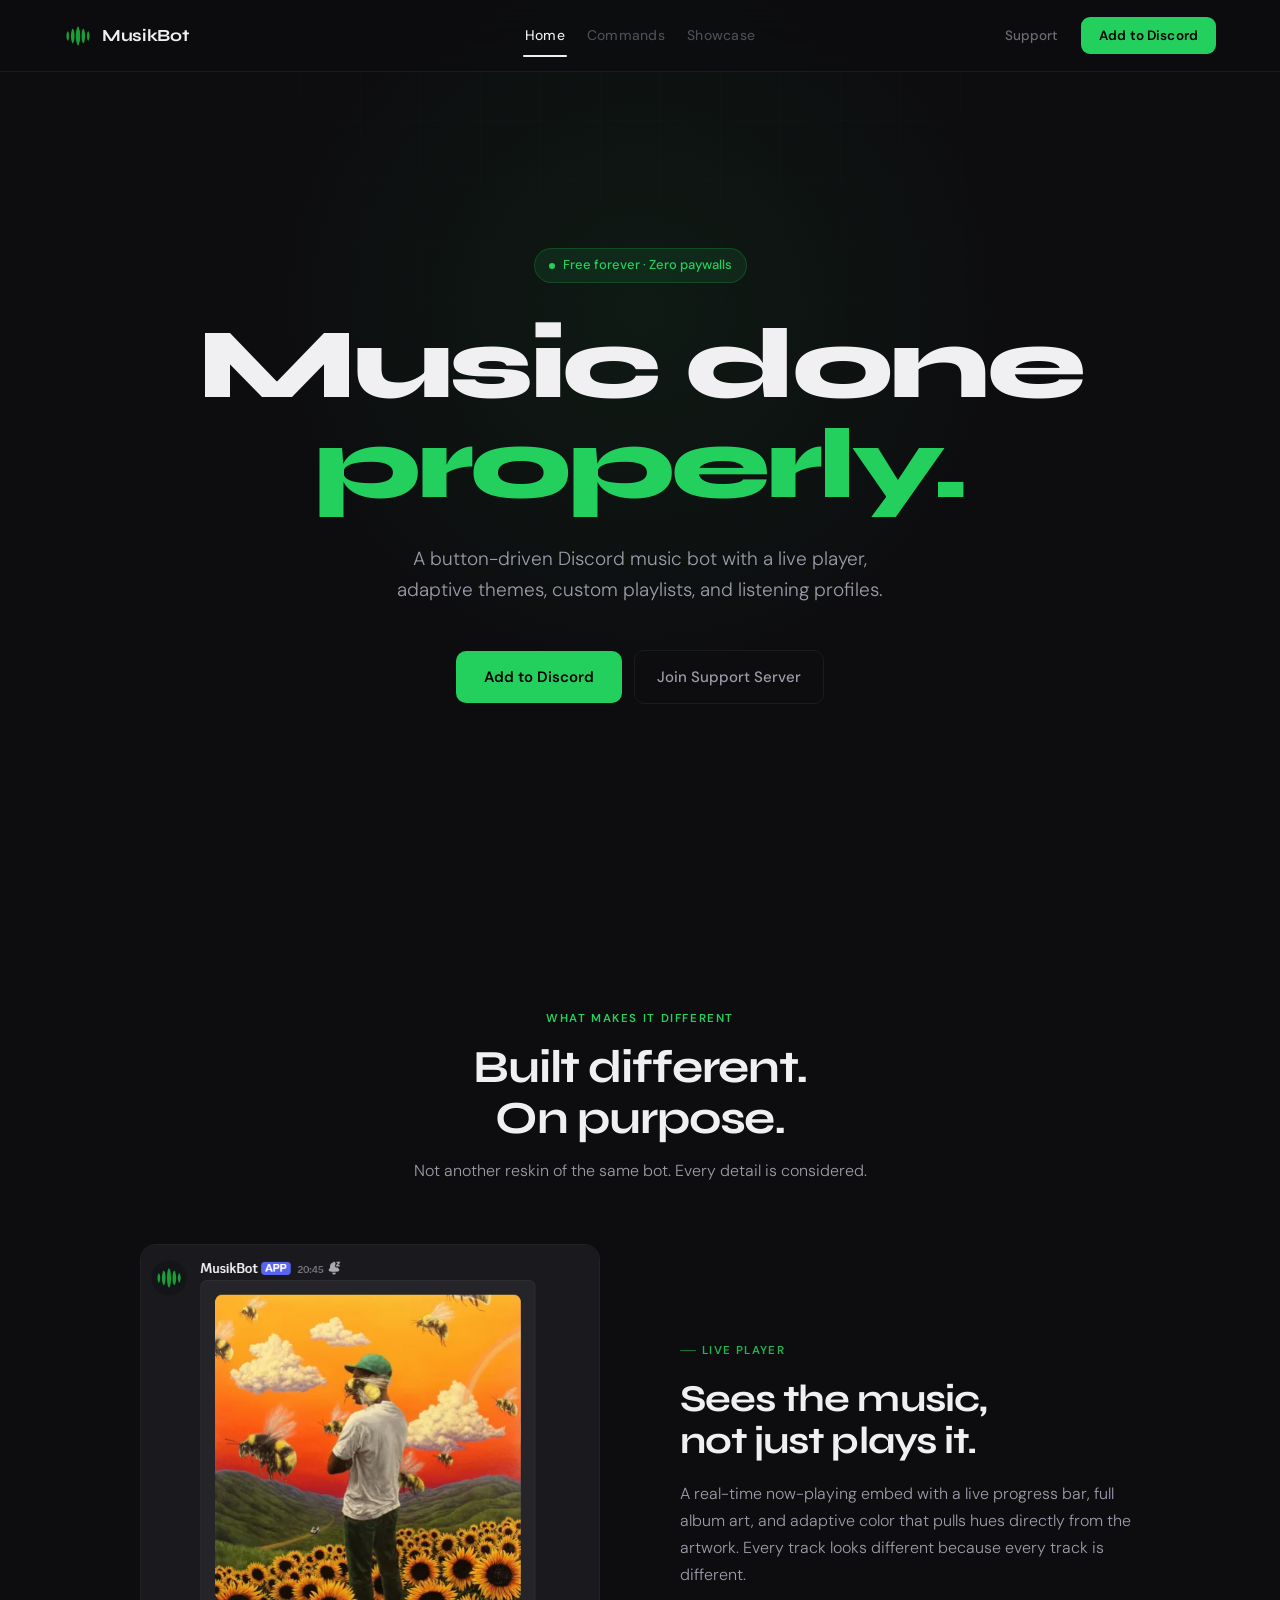
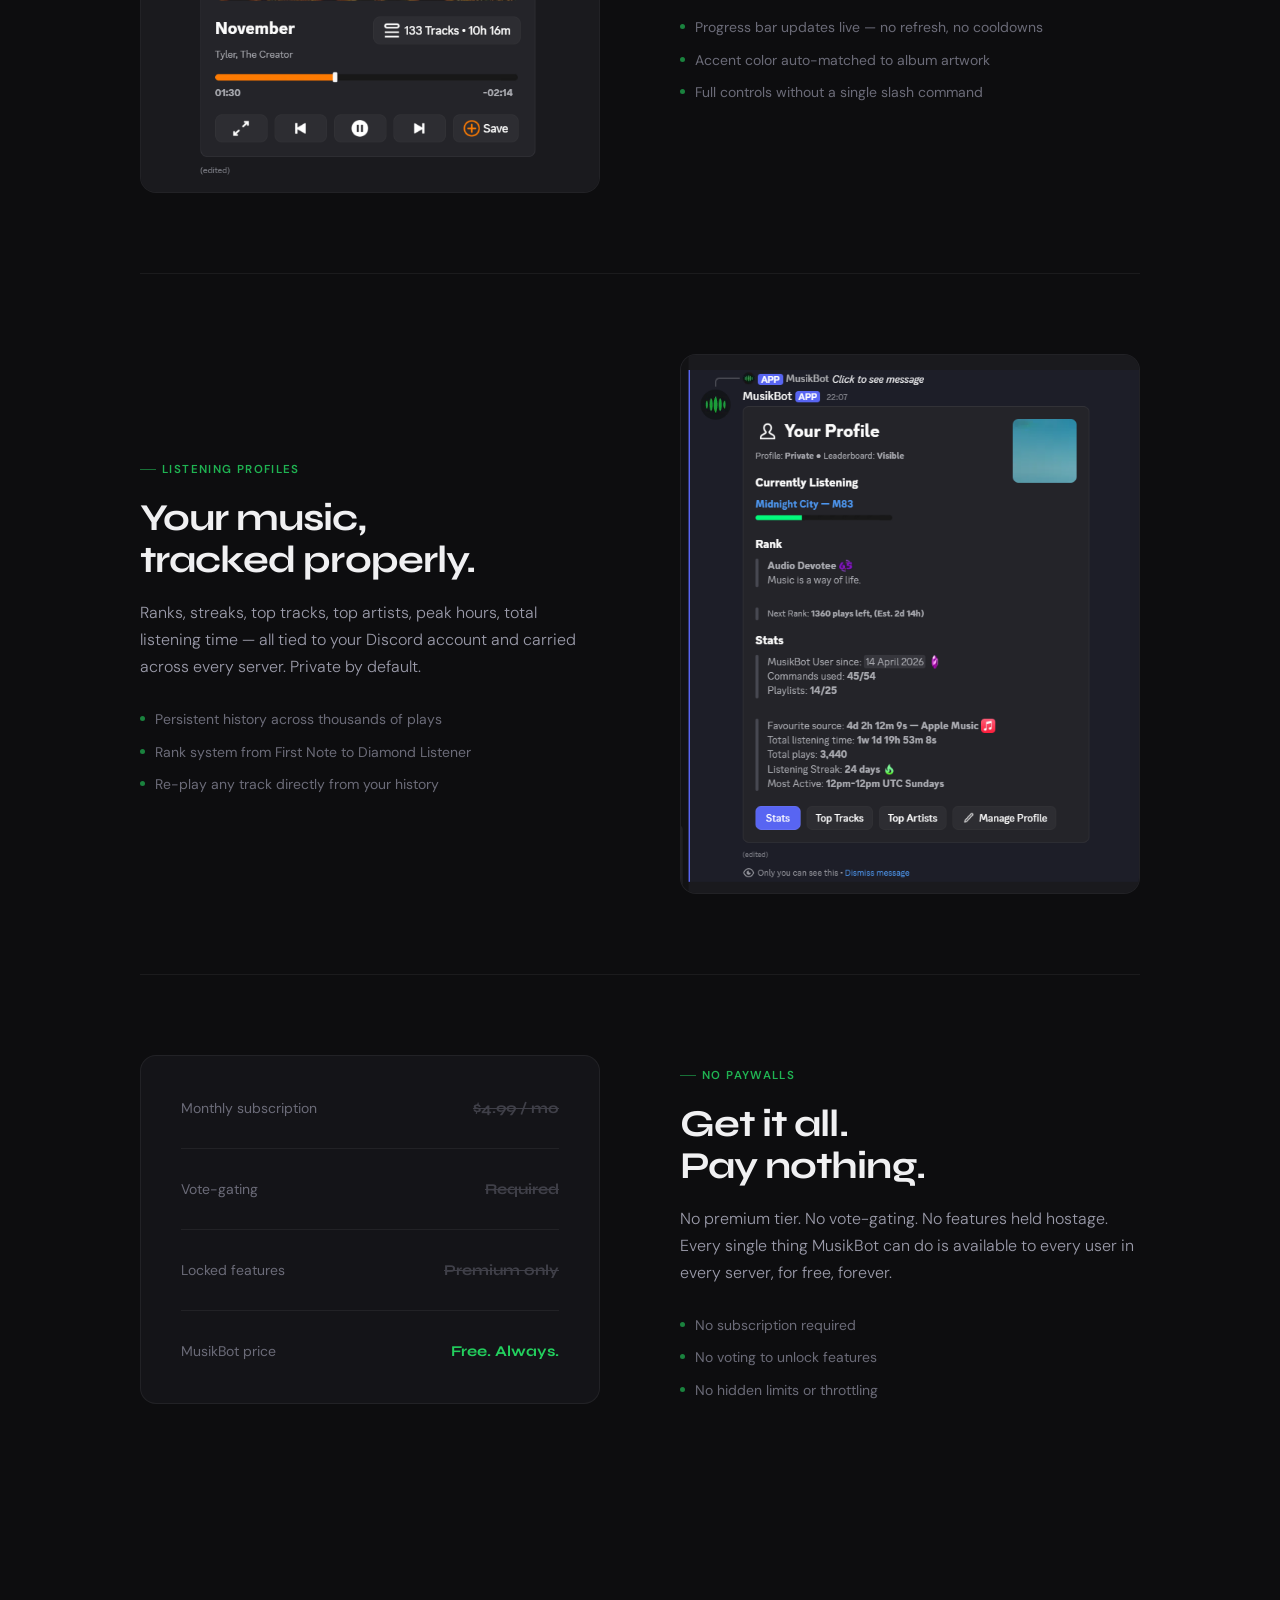
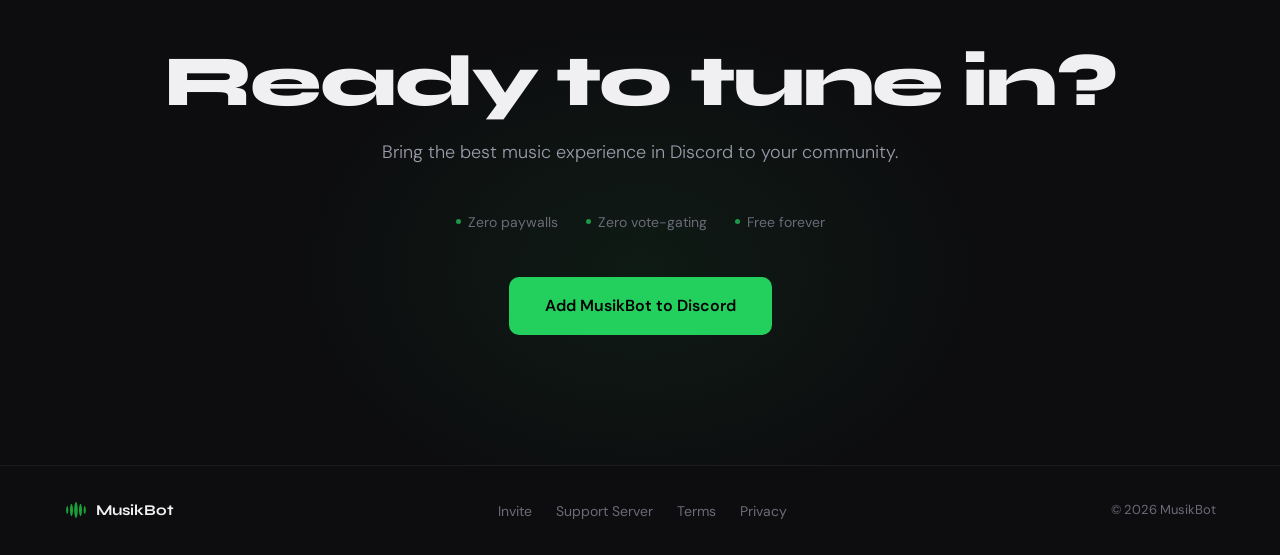
<file: index.html>
<!doctype html>
<html lang="en">
  <head>
    <meta charset="UTF-8" />
    <meta name="viewport" content="width=device-width, initial-scale=1.0" />
    <title>MusikBot | Free Discord Music Bot (No Paywalls or Voting)</title>
    <meta
      name="title"
      content="MusikBot | Free Discord Music Bot (No Paywalls or Voting)"
    />
    <meta
      name="description"
      content="MusikBot is a button-driven Discord music bot featuring an immersive live player, adaptive themes, and custom listening profiles. Experience music done properly."
    />
    <meta
      name="keywords"
      content="MusikBot, discord music bot, free discord music bot, best discord music bot 2026, discord music bot no paywall, discord music bot free forever, discord music bot with playlists, discord music bot listening stats, discord music bot spotify, discord music bot apple music, discord music bot soundcloud, discord now playing embed, discord music bot adaptive theme, discord music bot album art, discord music bot queue management, discord music bot dj mode, musik bot discord, button driven discord bot, discord music bot no vote gating"
    />

    <meta property="og:type" content="website" />
    <meta property="og:url" content="https://musikbot.app/" />
    <meta property="og:site_name" content="MusikBot" />
    <meta
      property="og:title"
      content="MusikBot | Free Discord Music Bot (No Paywalls or Voting)"
    />
    <meta
      property="og:description"
      content="MusikBot is a button-driven Discord music bot featuring an immersive live player, adaptive themes, and custom listening profiles. Experience music done properly."
    />

    <meta name="twitter:card" content="summary_large_image" />
    <meta name="twitter:url" content="https://musikbot.app/" />
    <meta name="twitter:title" content="MusikBot — Music done properly." />
    <meta
      name="twitter:description"
      content="MusikBot is a button-driven Discord music bot featuring an immersive live player, adaptive themes, and custom listening profiles. Experience music done properly."
    />
    <meta
      name="twitter:image"
      content="https://musikbot.app/Media/musikbot.png"
    />
    <meta name="twitter:image:alt" content="MusikBot logo" />

    <link rel="icon" type="image/png" href="./Media/musikbot.png" />
    <link rel="preconnect" href="https://fonts.googleapis.com" />
    <link rel="preconnect" href="https://fonts.gstatic.com" crossorigin />
    <link
      href="https://fonts.googleapis.com/css2?family=Syne:wght@400;500;600;700;800&family=DM+Sans:ital,opsz,wght@0,9..40,300;0,9..40,400;0,9..40,500;1,9..40,300&display=swap"
      rel="stylesheet"
    />

    <style>
      *,
      *::before,
      *::after {
        box-sizing: border-box;
        margin: 0;
        padding: 0;
      }

      :root {
        --bg: #0d0d0f;
        --surface: #141418;
        --surface2: #1a1a20;
        --border: rgba(255, 255, 255, 0.06);
        --border-hover: rgba(255, 255, 255, 0.12);
        --green: #23d05e;
        --green-dim: rgba(35, 208, 94, 0.1);
        --green-glow: rgba(35, 208, 94, 0.25);
        --text: #f0f0f2;
        --text-muted: #6b6b78;
        --text-mid: #9b9baa;
        --radius: 16px;
        --radius-sm: 10px;
        --nav-height: 72px;
      }

      html {
        scroll-behavior: smooth;
      }

      body {
        background: var(--bg);
        color: var(--text);
        font-family: "DM Sans", sans-serif;
        font-size: 16px;
        line-height: 1.6;
        overflow-x: hidden;
        -webkit-font-smoothing: antialiased;
      }

      /* ─── NAV ─── */
      nav {
        position: fixed;
        top: 0;
        left: 0;
        right: 0;
        z-index: 100;
        height: var(--nav-height);
        display: grid;
        grid-template-columns: 1fr auto 1fr;
        align-items: center;
        padding: 0 clamp(24px, 5vw, 64px);
        background: rgba(13, 13, 15, 0.8);
        backdrop-filter: blur(24px);
        -webkit-backdrop-filter: blur(24px);
        border-bottom: 1px solid var(--border);
      }

      .nav-logo {
        display: flex;
        align-items: center;
        gap: 10px;
        text-decoration: none;
        color: var(--text);
        font-family: "Syne", sans-serif;
        font-weight: 700;
        font-size: 17px;
        letter-spacing: -0.02em;
        justify-self: start;
      }

      .nav-logo img {
        width: 28px;
        height: 28px;
      }

      /* container */
      .nav-tabs {
        display: flex;
        align-items: center;
        gap: 18px;
        background: transparent;
        border: none;
        padding: 0;
      }

      /* base tab */
      .nav-tab {
        position: relative;
        color: var(--text-muted);
        text-decoration: none;
        font-size: 14px;
        font-weight: 450;
        font-family: "DM Sans", sans-serif;
        padding: 6px 2px;
        letter-spacing: 0.02em;
        transition:
          color 0.2s ease,
          opacity 0.2s ease;
        opacity: 0.7;
      }

      /* hover */
      .nav-tab:hover {
        color: var(--text);
        opacity: 1;
      }

      /* active tab */
      .nav-tab.active {
        color: var(--text);
        opacity: 1;
      }

      .nav-tab::after {
        content: "";
        position: absolute;
        left: 0;
        bottom: -4px;
        width: 0%;
        height: 2px;
        background: var(--text);
        border-radius: 2px;
        transition: width 0.25s ease;
      }

      /* hover underline */
      .nav-tab:hover::after {
        width: 100%;
      }

      /* active underline */
      .nav-tab.active::after {
        width: 100%;
      }

      /* right side actions */
      .nav-actions {
        display: flex;
        align-items: center;
        gap: 10px;
        justify-self: end;
      }

      .nav-support {
        color: var(--text-muted);
        text-decoration: none;
        font-size: 13.5px;
        font-weight: 500;
        padding: 7px 14px;
        border-radius: 8px;
        transition:
          color 0.18s,
          background 0.18s;
      }

      .nav-support:hover {
        color: var(--text);
        background: var(--surface);
      }

      .nav-cta {
        display: inline-flex;
        align-items: center;
        gap: 7px;
        background: var(--green);
        color: #000;
        font-family: "DM Sans", sans-serif;
        font-weight: 600;
        font-size: 13.5px;
        padding: 8px 18px;
        border-radius: 9px;
        text-decoration: none;
        transition:
          opacity 0.2s,
          transform 0.2s,
          box-shadow 0.2s;
        letter-spacing: 0.01em;
      }

      .nav-cta:hover {
        opacity: 0.9;
        transform: translateY(-1px);
        box-shadow: 0 4px 20px var(--green-glow);
      }

      .menu-toggle {
        display: none;
        flex-direction: column;
        gap: 6px;
        background: none;
        border: none;
        border-radius: 8px;
        cursor: pointer;
        padding: 10px;
        z-index: 1001;
      }

      .menu-toggle span {
        display: block;
        width: 24px;
        height: 2px;
        background: var(--text-muted, #000);
        transition: all 0.3s ease-in-out;
        transform-origin: center;
      }

      .menu-toggle.active span:nth-child(2) {
        opacity: 0;
        transform: translateX(-10px);
      }

      .menu-toggle.active span:nth-child(1) {
        transform: translateY(8px) rotate(45deg);
      }

      .menu-toggle.active span:nth-child(3) {
        transform: translateY(-8px) rotate(-45deg);
      }

      .menu-toggle:hover {
        background: var(--surface);
      }

      .menu-toggle:hover span {
        background: var(--text);
      }

      /* ─── HERO ─── */
      .hero {
        min-height: 100vh;
        display: flex;
        flex-direction: column;
        align-items: center;
        justify-content: center;
        text-align: center;
        padding: calc(var(--nav-height) + 80px) clamp(24px, 5vw, 80px) 100px;
        position: relative;
        overflow: hidden;
      }

      .hero-glow {
        position: absolute;
        top: -10%;
        left: 50%;
        transform: translateX(-50%);
        width: 800px;
        height: 800px;
        background: radial-gradient(
          circle,
          rgba(35, 208, 94, 0.065) 0%,
          transparent 65%
        );
        pointer-events: none;
      }

      .hero-grid {
        position: absolute;
        inset: 0;
        background-image:
          linear-gradient(rgba(255, 255, 255, 0.015) 1px, transparent 1px),
          linear-gradient(
            90deg,
            rgba(255, 255, 255, 0.015) 1px,
            transparent 1px
          );
        background-size: 60px 60px;
        pointer-events: none;
        mask-image: radial-gradient(
          ellipse 80% 60% at 50% 0%,
          black,
          transparent
        );
      }

      .hero-badge {
        display: inline-flex;
        align-items: center;
        gap: 8px;
        background: var(--green-dim);
        border: 1px solid rgba(35, 208, 94, 0.2);
        color: var(--green);
        padding: 6px 14px;
        border-radius: 100px;
        font-size: 13px;
        font-weight: 500;
        margin-bottom: 32px;
        animation: fadeUp 0.6s ease both;
      }

      .hero-badge-dot {
        width: 6px;
        height: 6px;
        background: var(--green);
        border-radius: 50%;
        animation: pulse 2s infinite;
      }

      @keyframes pulse {
        0%,
        100% {
          opacity: 1;
          box-shadow: 0 0 0 0 var(--green-glow);
        }
        50% {
          opacity: 0.6;
          box-shadow: 0 0 0 4px transparent;
        }
      }

      h1 {
        font-family: "Syne", sans-serif;
        font-size: clamp(52px, 8.5vw, 100px);
        font-weight: 800;
        line-height: 1;
        letter-spacing: -0.035em;
        margin-bottom: 28px;
        animation: fadeUp 0.6s 0.1s ease both;
      }

      h1 em {
        font-style: normal;
        color: var(--green);
      }

      .hero-sub {
        font-size: clamp(16px, 2vw, 19px);
        color: var(--text-mid);
        font-weight: 300;
        max-width: 500px;
        margin: 0 auto 44px;
        line-height: 1.65;
        animation: fadeUp 0.6s 0.2s ease both;
      }

      .hero-actions {
        display: flex;
        align-items: center;
        gap: 12px;
        flex-wrap: wrap;
        justify-content: center;
        animation: fadeUp 0.6s 0.3s ease both;
      }

      .btn-primary {
        display: inline-flex;
        align-items: center;
        gap: 8px;
        background: var(--green);
        color: #000;
        font-family: "DM Sans", sans-serif;
        font-weight: 600;
        font-size: 15px;
        padding: 14px 28px;
        border-radius: 10px;
        text-decoration: none;
        transition:
          transform 0.2s,
          box-shadow 0.2s,
          opacity 0.2s;
      }

      .btn-primary:hover {
        transform: translateY(-2px);
        box-shadow: 0 10px 36px var(--green-glow);
        opacity: 0.92;
      }

      .btn-secondary {
        display: inline-flex;
        align-items: center;
        gap: 8px;
        background: transparent;
        color: var(--text-mid);
        font-family: "DM Sans", sans-serif;
        font-weight: 500;
        font-size: 15px;
        padding: 14px 22px;
        border-radius: 10px;
        text-decoration: none;
        border: 1px solid var(--border);
        transition:
          border-color 0.2s,
          color 0.2s,
          background 0.2s;
      }

      .btn-secondary:hover {
        border-color: var(--border-hover);
        color: var(--text);
        background: var(--surface);
      }

      @keyframes fadeUp {
        from {
          opacity: 0;
          transform: translateY(22px);
        }
        to {
          opacity: 1;
          transform: translateY(0);
        }
      }

      /* ─── SHARED SECTION STYLES ─── */
      .section-label {
        text-align: center;
        font-size: 11.5px;
        font-weight: 600;
        letter-spacing: 0.14em;
        text-transform: uppercase;
        color: var(--green);
        margin-bottom: 14px;
        opacity: 0.8;
      }

      .section-title {
        font-family: "Syne", sans-serif;
        font-size: clamp(28px, 4vw, 46px);
        font-weight: 700;
        letter-spacing: -0.025em;
        text-align: center;
        margin-bottom: 14px;
        line-height: 1.1;
      }

      .section-desc {
        text-align: center;
        color: var(--text-mid);
        font-size: 16px;
        font-weight: 300;
        max-width: 460px;
        margin: 0 auto 60px;
        line-height: 1.65;
      }

      /* ─── CANVAS GALLERY ─── */
      .canvas-section {
        padding: 0 clamp(24px, 5vw, 80px) 110px;
      }

      .canvas-gallery {
        display: grid;
        grid-template-columns: repeat(3, 1fr);
        gap: 20px;
        max-width: 1100px;
        margin: 0 auto;
      }

      .canvas-card {
        border-radius: var(--radius);
        overflow: hidden;
        border: 1px solid var(--border);
        transition:
          transform 0.3s,
          border-color 0.3s,
          box-shadow 0.3s;
      }

      .canvas-card:hover {
        transform: translateY(-6px);
        border-color: var(--border-hover);
        box-shadow: 0 24px 60px rgba(0, 0, 0, 0.5);
      }

      .canvas-card img {
        width: 100%;
        display: block;
      }

      /* ─── THEMES ─── */
      .themes-section {
        padding: 100px clamp(24px, 5vw, 80px);
        background: var(--surface);
        border-top: 1px solid var(--border);
        border-bottom: 1px solid var(--border);
      }

      .themes-grid {
        display: grid;
        grid-template-columns: 1fr 1fr;
        gap: 20px;
        max-width: 900px;
        margin: 0 auto;
      }

      .theme-card {
        border-radius: var(--radius);
        overflow: hidden;
        border: 1px solid var(--border);
        transition:
          transform 0.3s,
          border-color 0.3s,
          box-shadow 0.3s;
      }

      .theme-card:hover {
        transform: translateY(-4px);
        border-color: var(--border-hover);
        box-shadow: 0 20px 50px rgba(0, 0, 0, 0.4);
      }

      .theme-card img {
        width: 100%;
        display: block;
      }

      .theme-label {
        padding: 14px 18px;
        background: var(--surface2);
        border-top: 1px solid var(--border);
      }

      .theme-label-name {
        font-family: "Syne", sans-serif;
        font-weight: 600;
        font-size: 14px;
      }

      .theme-label-desc {
        font-size: 12px;
        color: var(--text-muted);
        margin-top: 2px;
      }

      /* ─── FEATURES (new alternating layout) ─── */
      .features-section {
        padding: 110px clamp(24px, 5vw, 80px);
      }

      .features-list {
        max-width: 1000px;
        margin: 0 auto;
        display: flex;
        flex-direction: column;
        gap: 0;
      }

      .feature-row {
        display: grid;
        grid-template-columns: 1fr 1fr;
        gap: 80px;
        align-items: center;
        padding: 80px 0;
        border-bottom: 1px solid var(--border);
      }

      .feature-row:first-child {
        padding-top: 0;
      }
      .feature-row:last-child {
        border-bottom: none;
        padding-bottom: 0;
      }

      /* alternate: text right, visual left */
      .feature-row.reverse {
        direction: rtl;
      }
      .feature-row.reverse > * {
        direction: ltr;
      }

      .feature-text {
      }

      .feature-tag {
        display: inline-flex;
        align-items: center;
        gap: 6px;
        font-size: 11.5px;
        font-weight: 600;
        letter-spacing: 0.12em;
        text-transform: uppercase;
        color: var(--green);
        margin-bottom: 18px;
        opacity: 0.85;
      }

      .feature-tag::before {
        content: "";
        display: inline-block;
        width: 16px;
        height: 1px;
        background: var(--green);
        opacity: 0.6;
      }

      .feature-title {
        font-family: "Syne", sans-serif;
        font-size: clamp(26px, 3vw, 38px);
        font-weight: 700;
        letter-spacing: -0.025em;
        line-height: 1.1;
        margin-bottom: 18px;
      }

      .feature-desc {
        font-size: 16px;
        color: var(--text-mid);
        font-weight: 300;
        line-height: 1.7;
        margin-bottom: 28px;
      }

      .feature-detail {
        display: flex;
        flex-direction: column;
        gap: 10px;
      }

      .feature-detail-item {
        display: flex;
        align-items: flex-start;
        gap: 10px;
        font-size: 14px;
        color: var(--text-muted);
      }

      .feature-detail-item::before {
        content: "";
        display: inline-block;
        width: 5px;
        height: 5px;
        border-radius: 50%;
        background: var(--green);
        opacity: 0.6;
        flex-shrink: 0;
        margin-top: 8px;
      }

      /* visual side of feature row */
      .feature-visual {
        border-radius: var(--radius);
        overflow: hidden;
        border: 1px solid var(--border);
        background: var(--surface);
        transition:
          border-color 0.3s,
          box-shadow 0.3s;
      }

      .feature-visual:hover {
        border-color: var(--border-hover);
        box-shadow: 0 20px 60px rgba(0, 0, 0, 0.5);
      }

      .feature-visual img {
        width: 100%;
        display: block;
      }

      /* stat-style visual for "free" feature */
      .feature-stat-block {
        border-radius: var(--radius);
        background: var(--surface);
        border: 1px solid var(--border);
        padding: 40px;
        display: flex;
        flex-direction: column;
        gap: 28px;
      }

      .stat-row {
        display: flex;
        align-items: center;
        justify-content: space-between;
        padding-bottom: 28px;
        border-bottom: 1px solid var(--border);
      }

      .stat-row:last-child {
        border-bottom: none;
        padding-bottom: 0;
      }

      .stat-label {
        font-size: 14px;
        color: var(--text-muted);
        font-weight: 400;
      }

      .stat-value {
        font-family: "Syne", sans-serif;
        font-size: 15px;
        font-weight: 700;
        color: var(--green);
      }

      .stat-value.crossed {
        color: var(--text-muted);
        text-decoration: line-through;
        opacity: 0.5;
      }

      /* ─── SCREENSHOTS ─── */
      .screenshots-section {
        padding: 100px clamp(24px, 5vw, 80px);
        background: var(--surface);
        border-top: 1px solid var(--border);
        border-bottom: 1px solid var(--border);
      }

      .screenshots-scroll {
        display: grid;
        grid-template-columns: repeat(3, 1fr);
        gap: 20px;
        max-width: 1100px;
        margin: 0 auto;
      }

      .screenshot-card {
        border-radius: var(--radius);
        overflow: hidden;
        border: 1px solid var(--border);
        transition:
          transform 0.3s,
          border-color 0.3s,
          box-shadow 0.3s;
      }

      .screenshot-card:hover {
        transform: translateY(-4px);
        border-color: var(--border-hover);
        box-shadow: 0 20px 50px rgba(0, 0, 0, 0.4);
      }

      .screenshot-card img {
        width: 100%;
        display: block;
      }

      .screenshot-label {
        padding: 12px 16px;
        background: var(--surface2);
        border-top: 1px solid var(--border);
        font-size: 13px;
        font-weight: 500;
        color: var(--text-mid);
      }

      /* ─── CTA ─── */
      .cta-section {
        padding: 130px clamp(24px, 5vw, 80px);
        text-align: center;
        position: relative;
        overflow: hidden;
      }

      .cta-glow {
        position: absolute;
        bottom: -10%;
        left: 50%;
        transform: translateX(-50%);
        width: 700px;
        height: 500px;
        background: radial-gradient(
          ellipse,
          rgba(35, 208, 94, 0.07) 0%,
          transparent 70%
        );
        pointer-events: none;
      }

      .cta-section h2 {
        font-family: "Syne", sans-serif;
        font-size: clamp(36px, 6vw, 72px);
        font-weight: 800;
        letter-spacing: -0.03em;
        margin-bottom: 18px;
        line-height: 1.05;
      }

      .cta-section p {
        color: var(--text-mid);
        font-size: 18px;
        font-weight: 300;
        margin-bottom: 44px;
      }

      .cta-pills {
        display: flex;
        align-items: center;
        justify-content: center;
        gap: 28px;
        margin-bottom: 44px;
        flex-wrap: wrap;
      }

      .cta-pill {
        display: flex;
        align-items: center;
        gap: 7px;
        font-size: 14px;
        color: var(--text-muted);
      }

      .cta-pill-dot {
        width: 5px;
        height: 5px;
        border-radius: 50%;
        background: var(--green);
        opacity: 0.7;
      }

      /* ─── FOOTER ─── */
      footer {
        border-top: 1px solid var(--border);
        padding: 32px clamp(24px, 5vw, 64px);
        display: flex;
        align-items: center;
        justify-content: space-between;
        gap: 16px;
        flex-wrap: wrap;
      }

      .footer-logo {
        display: flex;
        align-items: center;
        gap: 8px;
        font-family: "Syne", sans-serif;
        font-weight: 700;
        font-size: 15px;
        color: var(--text);
        text-decoration: none;
      }

      .footer-logo img {
        width: 24px;
        height: 24px;
      }

      .footer-links {
        display: flex;
        gap: 24px;
        list-style: none;
      }

      .footer-links a {
        color: var(--text-muted);
        text-decoration: none;
        font-size: 14px;
        transition: color 0.2s;
      }

      .footer-links a:hover {
        color: var(--text);
      }

      .footer-copy {
        font-size: 13px;
        color: var(--text-muted);
      }

      /* ─── SCROLL REVEAL ─── */
      .reveal {
        opacity: 0;
        transform: translateY(24px);
        transition:
          opacity 0.65s ease,
          transform 0.65s ease;
      }

      .reveal.visible {
        opacity: 1;
        transform: translateY(0);
      }

      /* ─── RESPONSIVE ─── */
      @media (max-width: 900px) {
        .nav-support {
          display: none;
        }
      }

      @media (max-width: 700px) {
        .feature-row {
          grid-template-columns: 1fr;
          gap: 40px;
          padding: 60px 0;
        }
        .feature-row.reverse {
          direction: ltr;
        }

        .feature-visual {
          max-width: 400px;
          margin: 0 auto;
          width: 100%;
        }
      }

      @media (max-width: 640px) {
        nav {
          grid-template-columns: 1fr auto;
        }
        .menu-toggle {
          display: flex;
        }
        .nav-actions .nav-cta {
          display: none;
        }

        .nav-menu {
          position: absolute;
          top: calc(
            var(--nav-height) - 10px
          ); /* Slightly overlaps for a tight look */
          right: clamp(
            24px,
            5vw,
            64px
          ); /* Aligns with the edge of your nav content */
          left: auto;
          width: 200px; /* Fixed small width */
          height: auto;
          background: var(--surface2); /* Darker surface for contrast */
          border: 1px solid var(--border);
          border-radius: var(--radius-sm);
          display: block;
          overflow: hidden;
          max-height: 0;
          opacity: 0;
          transform: translateY(-10px);
          transition: all 0.3s cubic-bezier(0.4, 0, 0.2, 1);
          z-index: 99;
          box-shadow: 0 20px 40px rgba(0, 0, 0, 0.4);
        }

        .nav-menu.active {
          max-height: 250px;
          opacity: 1;
          transform: translateY(0);
        }

        .nav-tabs {
          flex-direction: column;
          gap: 0;
          align-items: stretch;
          padding: 8px 0;
        }

        .nav-tab {
          font-size: 14px; /* Standard UI size */
          font-weight: 500;
          padding: 12px 20px;
          width: 100%;
          border-bottom: none; /* Removed lines for a cleaner look */
          opacity: 1;
          color: var(--text-mid);
          transition: background 0.2s;
        }

        .nav-tab:hover {
          background: var(--surface);
          color: var(--text);
        }

        .nav-tab::after {
          display: none;
        }

        .nav-tab.active {
          color: var(--green);
          background: var(--green-dim);
        }
      }

      @media (max-width: 460px) {
        nav {
          grid-template-columns: 1fr auto;
        }
        .nav-actions .nav-cta {
          display: none;
        }
      }
    </style>
  </head>
  <body>
    <!-- NAV -->
    <nav>
      <a href="/" class="nav-logo">
        <img src="./Media/musikbot.png" alt="MusikBot" />
        MusikBot
      </a>

      <div class="nav-menu" id="navMenu">
        <div class="nav-tabs">
          <a href="/" class="nav-tab active">Home</a>
          <a href="/commands" class="nav-tab">Commands</a>
          <a href="/showcase" class="nav-tab">Showcase</a>
        </div>
      </div>

      <div class="nav-actions">
        <a href="https://discord.gg/jgJybrnB6D" class="nav-support">Support</a>

        <button class="menu-toggle" id="menuToggle" aria-label="Toggle Menu">
          <span></span>
          <span></span>
          <span></span>
        </button>

        <a
          href="https://discord.com/oauth2/authorize?client_id=848101659665891329&scope=bot&permissions=414468009280"
          class="nav-cta"
        >
          Add to Discord
        </a>
      </div>
    </nav>

    <!-- HERO -->
    <section class="hero reveal">
      <div class="hero-glow"></div>
      <div class="hero-grid"></div>
      <div class="hero-badge">
        <div class="hero-badge-dot"></div>
        Free forever · Zero paywalls
      </div>
      <h1>Music done<br /><em>properly.</em></h1>
      <p class="hero-sub">
        A button-driven Discord music bot with a live player, adaptive themes,
        custom playlists, and listening profiles.
      </p>
      <div class="hero-actions">
        <a
          href="https://discord.com/oauth2/authorize?client_id=848101659665891329&scope=bot&permissions=414468009280"
          class="btn-primary"
        >
          Add to Discord
        </a>
        <a href="https://discord.gg/jgJybrnB6D" class="btn-secondary">
          Join Support Server
        </a>
      </div>
    </section>

    <!-- FEATURES — alternating rows -->
    <section class="features-section" id="features">
      <p class="section-label reveal">What makes it different</p>
      <h2 class="section-title reveal">Built different.<br />On purpose.</h2>
      <p class="section-desc reveal">
        Not another reskin of the same bot. Every detail is considered.
      </p>

      <div class="features-list">
        <!-- 1: Live Player -->
        <div class="feature-row reverse reveal">
          <div class="feature-text">
            <div class="feature-tag">Live Player</div>
            <h3 class="feature-title">
              Sees the music,<br />not just plays it.
            </h3>
            <p class="feature-desc">
              A real-time now-playing embed with a live progress bar, full album
              art, and adaptive color that pulls hues directly from the artwork.
              Every track looks different because every track is different.
            </p>
            <div class="feature-detail">
              <div class="feature-detail-item">
                Progress bar updates live — no refresh, no cooldowns
              </div>
              <div class="feature-detail-item">
                Accent color auto-matched to album artwork
              </div>
              <div class="feature-detail-item">
                Full controls without a single slash command
              </div>
            </div>
          </div>
          <div class="feature-visual">
            <img
              src="./Media/November-Tyler,_The_Creator.png"
              alt="Live player with adaptive color"
              loading="lazy"
            />
          </div>
        </div>

        <!-- 2: Listening Profiles -->
        <div class="feature-row reveal">
          <div class="feature-text">
            <div class="feature-tag">Listening Profiles</div>
            <h3 class="feature-title">Your music,<br />tracked properly.</h3>
            <p class="feature-desc">
              Ranks, streaks, top tracks, top artists, peak hours, total
              listening time — all tied to your Discord account and carried
              across every server. Private by default.
            </p>
            <div class="feature-detail">
              <div class="feature-detail-item">
                Persistent history across thousands of plays
              </div>
              <div class="feature-detail-item">
                Rank system from First Note to Diamond Listener
              </div>
              <div class="feature-detail-item">
                Re-play any track directly from your history
              </div>
            </div>
          </div>
          <div class="feature-visual">
            <img
              src="./Media/Profile_View.png"
              alt="Listening profile with stats"
              loading="lazy"
            />
          </div>
        </div>

        <!-- 3: Free forever -->
        <div class="feature-row reverse reveal">
          <div class="feature-text">
            <div class="feature-tag">No Paywalls</div>
            <h3 class="feature-title">Get it all.<br />Pay nothing.</h3>
            <p class="feature-desc">
              No premium tier. No vote-gating. No features held hostage. Every
              single thing MusikBot can do is available to every user in every
              server, for free, forever.
            </p>
            <div class="feature-detail">
              <div class="feature-detail-item">No subscription required</div>
              <div class="feature-detail-item">
                No voting to unlock features
              </div>
              <div class="feature-detail-item">
                No hidden limits or throttling
              </div>
            </div>
          </div>
          <div class="feature-stat-block">
            <div class="stat-row">
              <span class="stat-label">Monthly subscription</span>
              <span class="stat-value crossed">$4.99 / mo</span>
            </div>
            <div class="stat-row">
              <span class="stat-label">Vote-gating</span>
              <span class="stat-value crossed">Required</span>
            </div>
            <div class="stat-row">
              <span class="stat-label">Locked features</span>
              <span class="stat-value crossed">Premium only</span>
            </div>
            <div class="stat-row">
              <span class="stat-label">MusikBot price</span>
              <span class="stat-value">Free. Always.</span>
            </div>
          </div>
        </div>
      </div>
    </section>

    <!-- CTA -->
    <section class="cta-section">
      <div class="cta-glow"></div>
      <h2 class="reveal">Ready to tune in?</h2>
      <p class="reveal">
        Bring the best music experience in Discord to your community.
      </p>
      <div class="cta-pills reveal">
        <div class="cta-pill">
          <div class="cta-pill-dot"></div>
          Zero paywalls
        </div>
        <div class="cta-pill">
          <div class="cta-pill-dot"></div>
          Zero vote-gating
        </div>
        <div class="cta-pill">
          <div class="cta-pill-dot"></div>
          Free forever
        </div>
      </div>
      <div class="reveal">
        <a
          href="https://discord.com/oauth2/authorize?client_id=848101659665891329&scope=bot&permissions=414468009280"
          class="btn-primary"
          style="font-size: 16px; padding: 16px 36px"
        >
          Add MusikBot to Discord
        </a>
      </div>
    </section>

    <!-- FOOTER -->
    <footer>
      <a href="/" class="footer-logo">
        <img src="./Media/musikbot.png" alt="MusikBot" />
        MusikBot
      </a>
      <ul class="footer-links">
        <li>
          <a
            href="https://discord.com/oauth2/authorize?client_id=848101659665891329&scope=bot&permissions=414468009280"
            >Invite</a
          >
        </li>
        <li><a href="https://discord.gg/jgJybrnB6D">Support Server</a></li>
        <li><a href="/terms-of-service">Terms</a></li>
        <li><a href="/privacy-policy">Privacy</a></li>
      </ul>
      <span class="footer-copy">© 2026 MusikBot</span>
    </footer>

    <script>
      // Scroll reveal
      const observer = new IntersectionObserver(
        (entries) => {
          entries.forEach((e) => {
            if (e.isIntersecting) {
              e.target.classList.add("visible");
              observer.unobserve(e.target);
            }
          });
        },
        { threshold: 0.08, rootMargin: "0px 0px -40px 0px" },
      );

      document
        .querySelectorAll(".reveal")
        .forEach((el) => observer.observe(el));

      // menu
      const menuToggle = document.getElementById("menuToggle");
      const navMenu = document.getElementById("navMenu");
      const navLinks = document.querySelectorAll(".nav-tab");

      menuToggle.addEventListener("click", (e) => {
        e.stopPropagation();
        menuToggle.classList.toggle("active");
        navMenu.classList.toggle("active");
      });

      navLinks.forEach((link) => {
        link.addEventListener("click", () => {
          closeMenu();
        });
      });

      document.addEventListener("click", (e) => {
        const isClickInsideMenu = navMenu.contains(e.target);
        const isClickOnToggle = menuToggle.contains(e.target);

        if (
          !isClickInsideMenu &&
          !isClickOnToggle &&
          navMenu.classList.contains("active")
        ) {
          closeMenu();
        }
      });

      function closeMenu() {
        menuToggle.classList.remove("active");
        navMenu.classList.remove("active");
      }
    </script>

    <script type="application/ld+json">
      {
        "@context": "https://schema.org",
        "@type": "SoftwareApplication",
        "name": "MusikBot",
        "url": "https://musikbot.app",
        "description": "A button-driven Discord music bot with a live player, adaptive themes, custom playlists, and listening profiles. Free forever with zero paywalls.",
        "applicationCategory": "MusicApplication",
        "applicationSubCategory": "Discord Bot",
        "operatingSystem": "Discord",
        "offers": {
          "@type": "Offer",
          "price": "0",
          "priceCurrency": "USD",
          "availability": "https://schema.org/InStock"
        },
        "featureList": [
          "Live now-playing embed with progress bar",
          "Adaptive color themes from album artwork",
          "Listening profiles with rank system",
          "Top tracks and artists history",
          "Custom playlists",
          "No premium tier or vote-gating",
          "Advanced autoplay",
          "Bassboost and pitch filters",
          "DJ mode with multiple roles"
        ],
        "screenshot": "https://musikbot.app/Media/Canvas_Blue.png",
        "image": "https://musikbot.app/Media/musikbot.png",
        "publisher": {
          "@type": "Organization",
          "name": "MusikBot",
          "url": "https://musikbot.app",
          "logo": {
            "@type": "ImageObject",
            "url": "https://musikbot.app/Media/musikbot.png"
          }
        }
      }
    </script>

    <script type="application/ld+json">
      {
        "@context": "https://schema.org",
        "@type": "WebSite",
        "name": "MusikBot",
        "url": "https://musikbot.app",
        "description": "Music done properly. A free Discord music bot."
      }
    </script>

    <script type="application/ld+json">
      {
        "@context": "https://schema.org",
        "@type": "Organization",
        "name": "MusikBot",
        "url": "https://musikbot.app",
        "logo": "https://musikbot.app/Media/musikbot.png",
        "sameAs": ["https://discord.gg/jgJybrnB6D"],
        "contactPoint": {
          "@type": "ContactPoint",
          "contactType": "customer support",
          "url": "https://discord.gg/jgJybrnB6D"
        }
      }
    </script>

    <script type="application/ld+json">
      {
        "@context": "https://schema.org",
        "@type": "FAQPage",
        "mainEntity": [
          {
            "@type": "Question",
            "name": "Is MusikBot free?",
            "acceptedAnswer": {
              "@type": "Answer",
              "text": "Yes. MusikBot is completely free forever. There is no vote-gating, and no features held behind a paywall. Every feature is available to every user in every server at no cost."
            }
          },
          {
            "@type": "Question",
            "name": "How do I add MusikBot to my Discord server?",
            "acceptedAnswer": {
              "@type": "Answer",
              "text": "Visit https://musikbot.app and click 'Add to Discord'. You'll be redirected to Discord's OAuth authorization page where you can select your server and grant the required permissions."
            }
          },
          {
            "@type": "Question",
            "name": "What is the live player feature?",
            "acceptedAnswer": {
              "@type": "Answer",
              "text": "The live player is a real-time now-playing embed that shows a live progress bar, full album art, and an adaptive accent color on the progress bar automatically matched to the album artwork. Controls are available directly on the embed without slash commands."
            }
          },
          {
            "@type": "Question",
            "name": "What are listening profiles?",
            "acceptedAnswer": {
              "@type": "Answer",
              "text": "Listening profiles track your music history across all Discord servers, displaying your ranks, streaks, top tracks, top artists, peak listening hours, and total listening time. Profiles are private by default and carry over across servers."
            }
          },
          {
            "@type": "Question",
            "name": "Does MusikBot require voting to unlock features?",
            "acceptedAnswer": {
              "@type": "Answer",
              "text": "No. MusikBot does not require voting on any bot listing site to unlock features. All features are fully available without any voting requirement."
            }
          }
        ]
      }
    </script>
  </body>
</html>
</file>
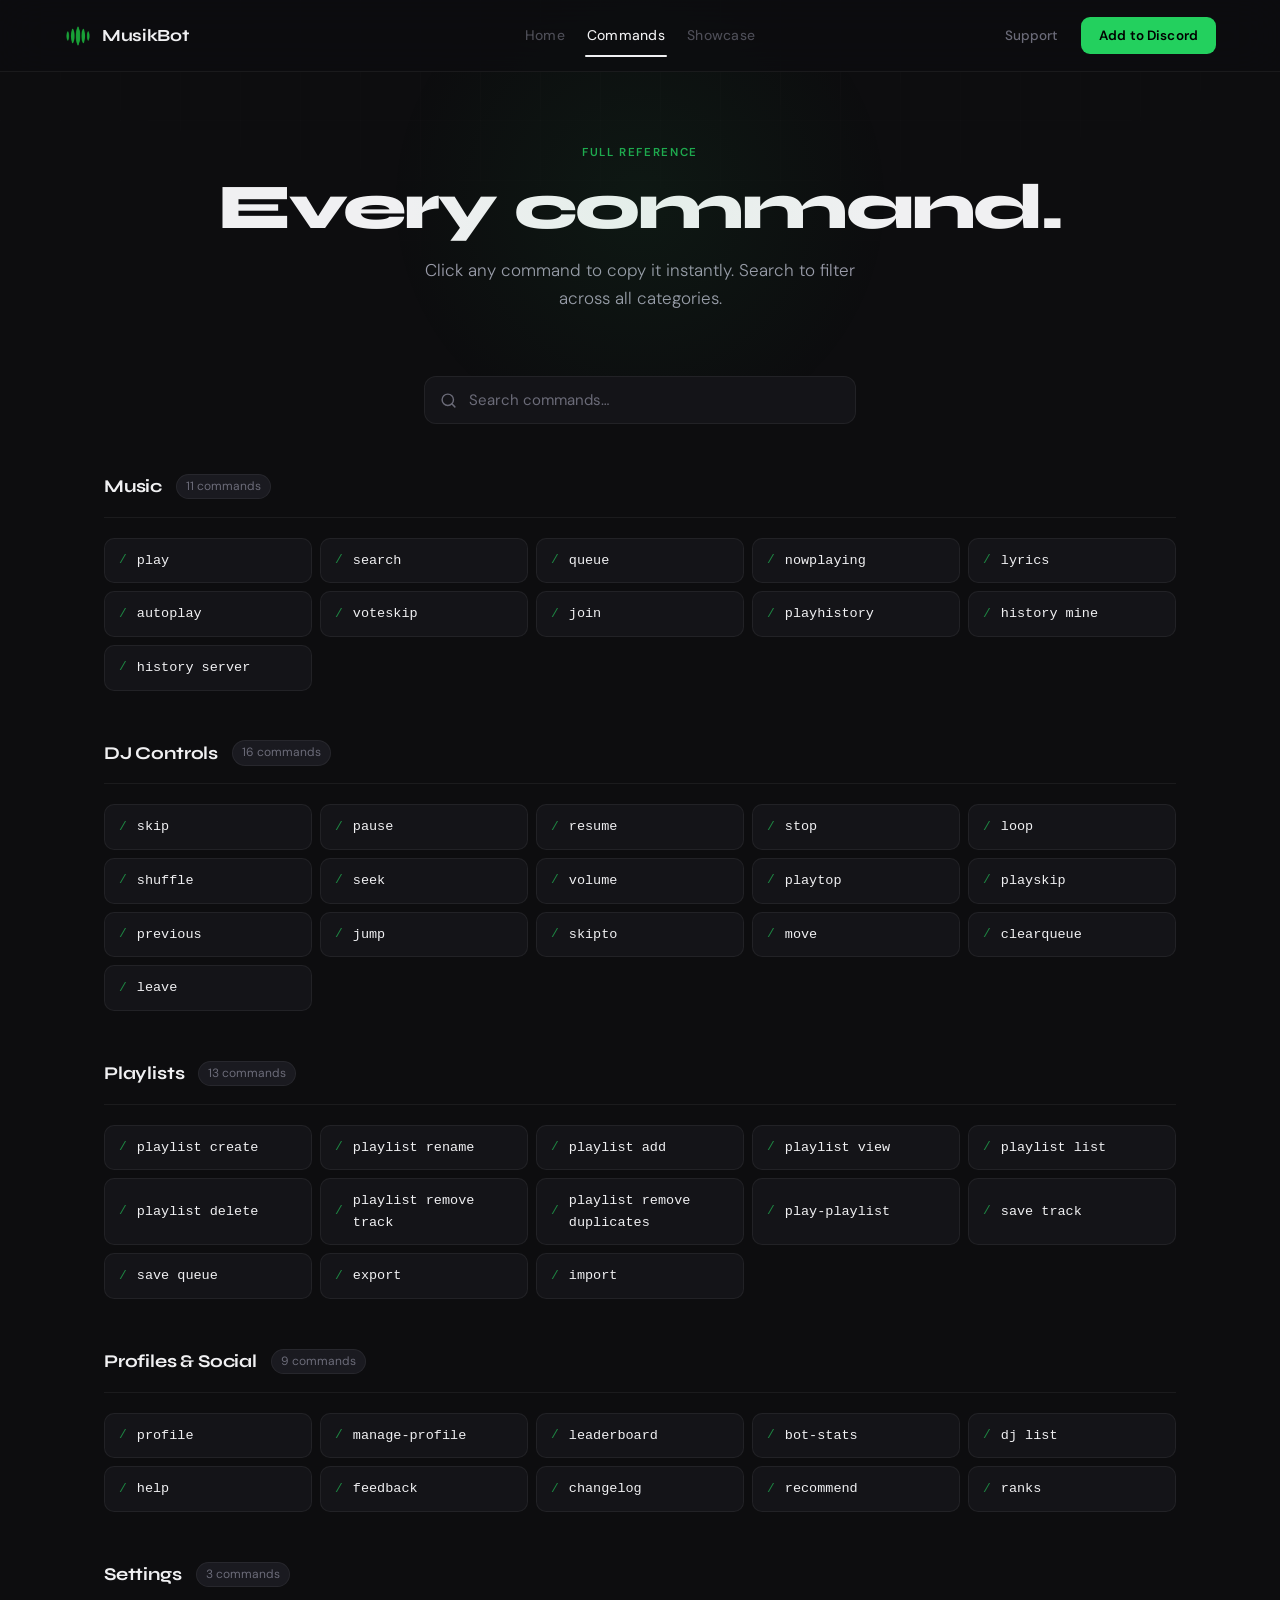
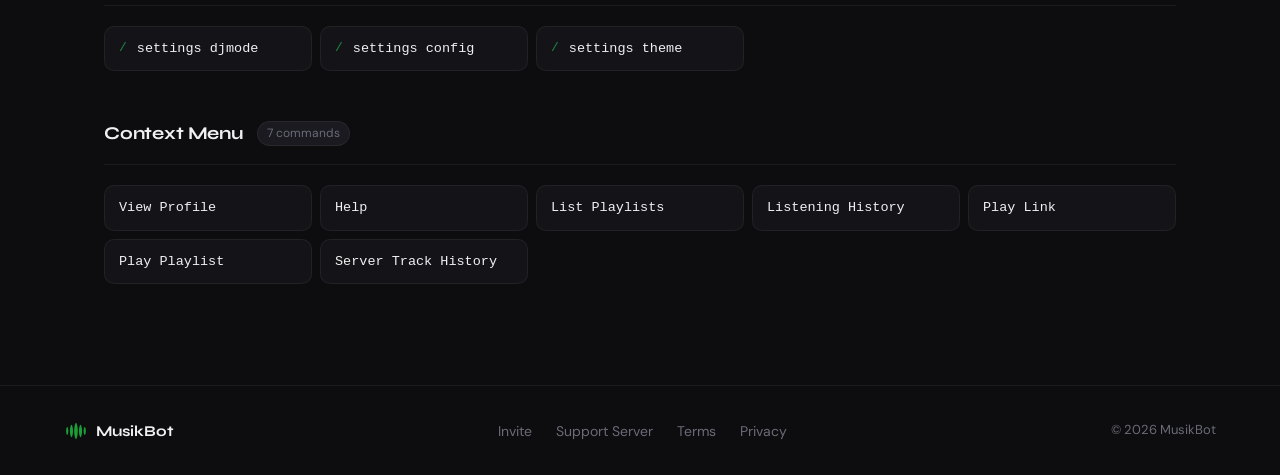
<file: commands.html>
<!DOCTYPE html>
<html lang="en">
<head>
  <meta charset="UTF-8" />
  <meta name="viewport" content="width=device-width, initial-scale=1.0" />
  <title>Commands — MusikBot</title>
  <meta name="description" content="Full command reference for MusikBot. Every slash command, organized by category. Click any command to copy it.">
  <link rel="icon" type="image/png" href="./Media/musikbot.png">
  <link rel="preconnect" href="https://fonts.googleapis.com" />
  <link rel="preconnect" href="https://fonts.gstatic.com" crossorigin />
  <link href="https://fonts.googleapis.com/css2?family=Syne:wght@400;500;600;700;800&family=DM+Sans:ital,opsz,wght@0,9..40,300;0,9..40,400;0,9..40,500;1,9..40,300&display=swap" rel="stylesheet" />

  <style>
    *, *::before, *::after { box-sizing: border-box; margin: 0; padding: 0; }

    :root {
      --bg: #0d0d0f;
      --surface: #141418;
      --surface2: #1a1a20;
      --border: rgba(255,255,255,0.06);
      --border-hover: rgba(255,255,255,0.12);
      --green: #23d05e;
      --green-dim: rgba(35,208,94,0.10);
      --green-glow: rgba(35,208,94,0.25);
      --text: #f0f0f2;
      --text-muted: #6b6b78;
      --text-mid: #9b9baa;
      --radius: 16px;
      --radius-sm: 10px;
      --nav-height: 72px;
    }

    html { scroll-behavior: smooth; }

    body {
      background: var(--bg);
      color: var(--text);
      font-family: 'DM Sans', sans-serif;
      font-size: 16px;
      line-height: 1.6;
      overflow-x: hidden;
      -webkit-font-smoothing: antialiased;
      min-height: 100vh;
    }

    /* ─── NAV (shared) ─── */
    nav {
      position: fixed;
      top: 0; left: 0; right: 0;
      z-index: 100;
      height: var(--nav-height);
      display: grid;
      grid-template-columns: 1fr auto 1fr;
      align-items: center;
      padding: 0 clamp(24px, 5vw, 64px);
      background: rgba(13,13,15,0.80);
      backdrop-filter: blur(24px);
      -webkit-backdrop-filter: blur(24px);
      border-bottom: 1px solid var(--border);
    }

    .nav-logo {
      display: flex;
      align-items: center;
      gap: 10px;
      text-decoration: none;
      color: var(--text);
      font-family: 'Syne', sans-serif;
      font-weight: 700;
      font-size: 17px;
      letter-spacing: -0.02em;
      justify-self: start;
    }

    .nav-logo img { width: 28px; height: 28px; }

    .nav-tabs {
      display: flex;
      align-items: center;
      gap: 18px;
      background: transparent;
      border: none;
      padding: 0;
    }

    .nav-tab {
      position: relative;
      color: var(--text-muted);
      text-decoration: none;
      font-size: 14px;
      font-weight: 450;
      font-family: 'DM Sans', sans-serif;
      padding: 6px 2px;
      letter-spacing: 0.02em;
      transition: color 0.2s ease, opacity 0.2s ease;
      opacity: 0.7;
    }

    .nav-tab:hover {
      color: var(--text);
      opacity: 1;
    }

    .nav-tab.active {
      color: var(--text);
      opacity: 1;
    }

    .nav-tab::after {
      content: "";
      position: absolute;
      left: 0;
      bottom: -4px;
      width: 0%;
      height: 2px;
      background: var(--text);
      border-radius: 2px;
      transition: width 0.25s ease;
    }

    .nav-tab:hover::after {
      width: 100%;
    }

    .nav-tab.active::after {
      width: 100%;
    }

    .nav-actions {
      display: flex;
      align-items: center;
      gap: 10px;
      justify-self: end;
    }

    .nav-support {
      color: var(--text-muted);
      text-decoration: none;
      font-size: 13.5px;
      font-weight: 500;
      padding: 7px 14px;
      border-radius: 8px;
      transition: color 0.18s, background 0.18s;
    }

    .nav-support:hover { color: var(--text); background: var(--surface); }

    .nav-cta {
      display: inline-flex;
      align-items: center;
      gap: 7px;
      background: var(--green);
      color: #000;
      font-family: 'DM Sans', sans-serif;
      font-weight: 600;
      font-size: 13.5px;
      padding: 8px 18px;
      border-radius: 9px;
      text-decoration: none;
      transition: opacity 0.2s, transform 0.2s, box-shadow 0.2s;
      letter-spacing: 0.01em;
    }

    .nav-cta:hover {
      opacity: 0.9;
      transform: translateY(-1px);
      box-shadow: 0 4px 20px var(--green-glow);
    }

    .menu-toggle {
      display: none;
      flex-direction: column;
      gap: 6px;
      background: none;
      border: none;
      border-radius: 8px;
      cursor: pointer;
      padding: 10px;
      z-index: 1001;
    }

    .menu-toggle span {
      display: block;
      width: 24px;
      height: 2px;
      background: var(--text-muted, #000);
      transition: all 0.3s ease-in-out;
      transform-origin: center;
    }

    .menu-toggle.active span:nth-child(2) {
      opacity: 0;
      transform: translateX(-10px);
    }

    .menu-toggle.active span:nth-child(1) {
      transform: translateY(8px) rotate(45deg);
    }

    .menu-toggle.active span:nth-child(3) {
      transform: translateY(-8px) rotate(-45deg);
    }

    .menu-toggle:hover { 
      background: var(--surface); 
    }

    .menu-toggle:hover span { 
      background: var(--text); 
    }

    /* ─── PAGE HEADER ─── */
    .page-header {
      padding: calc(var(--nav-height) + 72px) clamp(24px, 5vw, 80px) 64px;
      text-align: center;
      position: relative;
      overflow: hidden;
    }

    .page-header-glow {
      position: absolute;
      top: 0; left: 50%; transform: translateX(-50%);
      width: 600px; height: 400px;
      background: radial-gradient(circle, rgba(35,208,94,0.06) 0%, transparent 70%);
      pointer-events: none;
    }

    .page-header-grid {
      position: absolute;
      inset: 0;
      background-image:
        linear-gradient(rgba(255,255,255,0.015) 1px, transparent 1px),
        linear-gradient(90deg, rgba(255,255,255,0.015) 1px, transparent 1px);
      background-size: 60px 60px;
      pointer-events: none;
      mask-image: radial-gradient(ellipse 80% 80% at 50% 0%, black, transparent);
    }

    .page-label {
      font-size: 11.5px;
      font-weight: 600;
      letter-spacing: 0.14em;
      text-transform: uppercase;
      color: var(--green);
      opacity: 0.8;
      margin-bottom: 14px;
    }

    .page-title {
      font-family: 'Syne', sans-serif;
      font-size: clamp(36px, 6vw, 64px);
      font-weight: 800;
      letter-spacing: -0.035em;
      line-height: 1.0;
      margin-bottom: 16px;
    }

    .page-desc {
      color: var(--text-mid);
      font-size: 17px;
      font-weight: 300;
      max-width: 440px;
      margin: 0 auto;
      line-height: 1.65;
    }

    /* ─── SEARCH BAR ─── */
    .search-wrap {
      padding: 0 clamp(24px, 5vw, 80px) 48px;
      max-width: 560px;
      margin: 0 auto;
    }

    .search-input-wrap {
      position: relative;
      display: flex;
      align-items: center;
    }

    .search-icon {
      position: absolute;
      left: 16px;
      color: var(--text-muted);
      pointer-events: none;
    }

    .search-input {
      width: 100%;
      background: var(--surface);
      border: 1px solid var(--border);
      border-radius: 12px;
      padding: 13px 16px 13px 44px;
      font-family: 'DM Sans', sans-serif;
      font-size: 15px;
      color: var(--text);
      outline: none;
      transition: border-color 0.2s, box-shadow 0.2s;
    }

    .search-input::placeholder { color: var(--text-muted); }

    .search-input:focus {
      border-color: rgba(35,208,94,0.3);
      box-shadow: 0 0 0 3px rgba(35,208,94,0.08);
    }

    .search-count {
      position: absolute;
      right: 14px;
      font-size: 12px;
      color: var(--text-muted);
    }

    /* ─── COMMANDS LAYOUT ─── */
    .commands-wrap {
      padding: 0 clamp(24px, 5vw, 80px) 100px;
      max-width: 1200px;
      margin: 0 auto;
    }

    .commands-layout {
      display: grid;
      grid-template-columns: 1fr;
      gap: 40px;
      align-items: start;
    }

    .commands-content {
      display: flex;
      flex-direction: column;
      gap: 48px;
    }

    .command-group {
      scroll-margin-top: calc(var(--nav-height) + 32px);
    }

    .group-header {
      display: flex;
      align-items: center;
      gap: 14px;
      margin-bottom: 20px;
      padding-bottom: 16px;
      border-bottom: 1px solid var(--border);
    }

    .group-title {
      font-family: 'Syne', sans-serif;
      font-weight: 700;
      font-size: 18px;
      letter-spacing: -0.01em;
    }

    .group-count {
      font-size: 12px;
      color: var(--text-muted);
      background: var(--surface2);
      border: 1px solid var(--border);
      padding: 2px 9px;
      border-radius: 100px;
    }

    .commands-grid {
      display: grid;
      grid-template-columns: repeat(auto-fill, minmax(200px, 1fr));
      gap: 8px;
    }

    .command-item {
      display: flex;
      align-items: center;
      gap: 10px;
      padding: 11px 14px;
      background: var(--surface);
      border: 1px solid var(--border);
      border-radius: 10px;
      cursor: pointer;
      transition: background 0.15s, border-color 0.15s, color 0.15s;
      position: relative;
      overflow: hidden;
    }

    .command-item:hover {
      background: var(--surface2);
      border-color: var(--border-hover);
    }

    .command-item.copied {
      border-color: rgba(35,208,94,0.4);
      background: var(--green-dim);
    }

    .command-slash {
      font-size: 13px;
      color: var(--green);
      font-family: 'DM Mono', 'Fira Mono', monospace;
      opacity: 0.6;
      flex-shrink: 0;
    }

    .command-name {
      font-size: 13.5px;
      font-family: 'DM Mono', 'Fira Mono', monospace;
      color: var(--text);
      font-weight: 400;
    }

    .command-item.copied .command-name { color: var(--green); }

    .copy-toast {
      position: absolute;
      right: 10px;
      font-size: 11px;
      color: var(--green);
      font-weight: 600;
      opacity: 0;
      transition: opacity 0.15s;
      pointer-events: none;
    }

    .command-item.copied .copy-toast { opacity: 1; }

    /* hidden by search */
    .command-item.hidden { display: none; }
    .command-group.empty { display: none; }

    /* ─── NO RESULTS ─── */
    .no-results {
      display: none;
      text-align: center;
      padding: 60px 0;
      color: var(--text-muted);
      font-size: 15px;
    }

    .no-results.visible { display: block; }

    /* ─── FOOTER ─── */
    footer {
      border-top: 1px solid var(--border);
      padding: 32px clamp(24px, 5vw, 64px);
      display: flex;
      align-items: center;
      justify-content: space-between;
      gap: 16px;
      flex-wrap: wrap;
    }

    .footer-logo {
      display: flex;
      align-items: center;
      gap: 8px;
      font-family: 'Syne', sans-serif;
      font-weight: 700;
      font-size: 15px;
      color: var(--text);
      text-decoration: none;
    }

    .footer-logo img { width: 24px; height: 24px; }

    .footer-links {
      display: flex;
      gap: 24px;
      list-style: none;
    }

    .footer-links a {
      color: var(--text-muted);
      text-decoration: none;
      font-size: 14px;
      transition: color 0.2s;
    }

    .footer-links a:hover { color: var(--text); }
    .footer-copy { font-size: 13px; color: var(--text-muted); }

    /* ─── SCROLL REVEAL ─── */
    .reveal {
      opacity: 0;
      transform: translateY(24px);
      transition: opacity 0.65s ease, transform 0.65s ease;
      will-change: transform, opacity;
    }

    .reveal.visible {
      opacity: 1;
      transform: translateY(0);
    }

    /* ─── RESPONSIVE ─── */
    @media (max-width: 900px) {
      .nav-support { display: none;}
    }

    @media (max-width: 640px) {
      nav { grid-template-columns: 1fr auto; }
      .menu-toggle { display: flex; }
      .nav-actions .nav-cta { display: none; }

      .nav-menu {
        position: absolute;
        top: calc(var(--nav-height) - 10px); /* Slightly overlaps for a tight look */
        right: clamp(24px, 5vw, 64px); /* Aligns with the edge of your nav content */
        left: auto;
        width: 200px; /* Fixed small width */
        height: auto;
        background: var(--surface2); /* Darker surface for contrast */
        border: 1px solid var(--border);
        border-radius: var(--radius-sm);
        display: block;
        overflow: hidden;
        max-height: 0;
        opacity: 0;
        transform: translateY(-10px);
        transition: all 0.3s cubic-bezier(0.4, 0, 0.2, 1);
        z-index: 99;
        box-shadow: 0 20px 40px rgba(0,0,0,0.4);
      }

      .nav-menu.active {
        max-height: 250px;
        opacity: 1;
        transform: translateY(0);
      }

      .nav-tabs {
        flex-direction: column;
        gap: 0;
        align-items: stretch;
        padding: 8px 0;
      }

      .nav-tab {
        font-size: 14px; /* Standard UI size */
        font-weight: 500;
        padding: 12px 20px;
        width: 100%;
        border-bottom: none; /* Removed lines for a cleaner look */
        opacity: 1;
        color: var(--text-mid);
        transition: background 0.2s;
      }

      .nav-tab:hover {
        background: var(--surface);
        color: var(--text);
      }

      .nav-tab::after { display: none; }
      
      .nav-tab.active {
        color: var(--green);
        background: var(--green-dim);
      }

      footer { flex-direction: column; align-items: flex-start; gap: 20px; }
      .footer-links { flex-wrap: wrap; gap: 16px; }
    }

    @media (max-width: 460px) {
      nav { grid-template-columns: 1fr auto; }
      .nav-actions .nav-cta { display: none;}
    }

  </style>
</head>
<body>

  <!-- NAV -->
  <nav>
    <a href="/" class="nav-logo">
      <img src="./Media/musikbot.png" alt="MusikBot" />
      MusikBot
    </a>

    <div class="nav-menu" id="navMenu">
      <div class="nav-tabs">
        <a href="/" class="nav-tab">Home</a>
        <a href="/commands" class="nav-tab active">Commands</a>
        <a href="/showcase" class="nav-tab">Showcase</a>
      </div>
    </div>

    <div class="nav-actions">
      <a href="https://discord.gg/jgJybrnB6D" class="nav-support">Support</a>
      
      <button class="menu-toggle" id="menuToggle" aria-label="Toggle Menu">
        <span></span>
        <span></span>
        <span></span>
      </button>

      <a href="https://discord.com/oauth2/authorize?client_id=848101659665891329&scope=bot&permissions=414468009280" class="nav-cta">
        Add to Discord
      </a>
    </div>
  </nav>

  <div class="page-header reveal">
    <div class="page-header-glow"></div>
    <div class="page-header-grid"></div>
    <p class="page-label">Full Reference</p>
    <h1 class="page-title">Every command.</h1>
    <p class="page-desc">Click any command to copy it instantly. Search to filter across all categories.</p>
  </div>

  <div class="search-wrap reveal">
    <div class="search-input-wrap">
      <svg class="search-icon" width="17" height="17" viewBox="0 0 24 24" fill="none" stroke="currentColor" stroke-width="2" stroke-linecap="round" stroke-linejoin="round"><circle cx="11" cy="11" r="8"/><path d="m21 21-4.35-4.35"/></svg>
      <input class="search-input" id="search" type="text" placeholder="Search commands…" autocomplete="off" spellcheck="false" />
      <span class="search-count" id="search-count"></span>
    </div>
  </div>

  <div class="commands-wrap reveal">
    <div class="commands-layout">

      <div class="commands-content" id="commands-content">

        <div class="command-group" id="music">
          <div class="group-header">
            <h2 class="group-title">Music</h2>
            <span class="group-count">11 commands</span>
          </div>
          <div class="commands-grid">
            <div class="command-item" onclick="copy(this)"><span class="command-slash">/</span><span class="command-name">play</span><span class="copy-toast">Copied</span></div>
            <div class="command-item" onclick="copy(this)"><span class="command-slash">/</span><span class="command-name">search</span><span class="copy-toast">Copied</span></div>
            <div class="command-item" onclick="copy(this)"><span class="command-slash">/</span><span class="command-name">queue</span><span class="copy-toast">Copied</span></div>
            <div class="command-item" onclick="copy(this)"><span class="command-slash">/</span><span class="command-name">nowplaying</span><span class="copy-toast">Copied</span></div>
            <div class="command-item" onclick="copy(this)"><span class="command-slash">/</span><span class="command-name">lyrics</span><span class="copy-toast">Copied</span></div>
            <div class="command-item" onclick="copy(this)"><span class="command-slash">/</span><span class="command-name">autoplay</span><span class="copy-toast">Copied</span></div>
            <div class="command-item" onclick="copy(this)"><span class="command-slash">/</span><span class="command-name">voteskip</span><span class="copy-toast">Copied</span></div>
            <div class="command-item" onclick="copy(this)"><span class="command-slash">/</span><span class="command-name">join</span><span class="copy-toast">Copied</span></div>
            <div class="command-item" onclick="copy(this)"><span class="command-slash">/</span><span class="command-name">playhistory</span><span class="copy-toast">Copied</span></div>
            <div class="command-item" onclick="copy(this)"><span class="command-slash">/</span><span class="command-name">history mine</span><span class="copy-toast">Copied</span></div>
            <div class="command-item" onclick="copy(this)"><span class="command-slash">/</span><span class="command-name">history server</span><span class="copy-toast">Copied</span></div>
          </div>
        </div>

        <div class="command-group" id="dj">
          <div class="group-header">
            <h2 class="group-title">DJ Controls</h2>
            <span class="group-count">16 commands</span>
          </div>
          <div class="commands-grid">
            <div class="command-item" onclick="copy(this)"><span class="command-slash">/</span><span class="command-name">skip</span><span class="copy-toast">Copied</span></div>
            <div class="command-item" onclick="copy(this)"><span class="command-slash">/</span><span class="command-name">pause</span><span class="copy-toast">Copied</span></div>
            <div class="command-item" onclick="copy(this)"><span class="command-slash">/</span><span class="command-name">resume</span><span class="copy-toast">Copied</span></div>
            <div class="command-item" onclick="copy(this)"><span class="command-slash">/</span><span class="command-name">stop</span><span class="copy-toast">Copied</span></div>
            <div class="command-item" onclick="copy(this)"><span class="command-slash">/</span><span class="command-name">loop</span><span class="copy-toast">Copied</span></div>
            <div class="command-item" onclick="copy(this)"><span class="command-slash">/</span><span class="command-name">shuffle</span><span class="copy-toast">Copied</span></div>
            <div class="command-item" onclick="copy(this)"><span class="command-slash">/</span><span class="command-name">seek</span><span class="copy-toast">Copied</span></div>
            <div class="command-item" onclick="copy(this)"><span class="command-slash">/</span><span class="command-name">volume</span><span class="copy-toast">Copied</span></div>
            <div class="command-item" onclick="copy(this)"><span class="command-slash">/</span><span class="command-name">playtop</span><span class="copy-toast">Copied</span></div>
            <div class="command-item" onclick="copy(this)"><span class="command-slash">/</span><span class="command-name">playskip</span><span class="copy-toast">Copied</span></div>
            <div class="command-item" onclick="copy(this)"><span class="command-slash">/</span><span class="command-name">previous</span><span class="copy-toast">Copied</span></div>
            <div class="command-item" onclick="copy(this)"><span class="command-slash">/</span><span class="command-name">jump</span><span class="copy-toast">Copied</span></div>
            <div class="command-item" onclick="copy(this)"><span class="command-slash">/</span><span class="command-name">skipto</span><span class="copy-toast">Copied</span></div>
            <div class="command-item" onclick="copy(this)"><span class="command-slash">/</span><span class="command-name">move</span><span class="copy-toast">Copied</span></div>
            <div class="command-item" onclick="copy(this)"><span class="command-slash">/</span><span class="command-name">clearqueue</span><span class="copy-toast">Copied</span></div>
            <div class="command-item" onclick="copy(this)"><span class="command-slash">/</span><span class="command-name">leave</span><span class="copy-toast">Copied</span></div>
          </div>
        </div>

        <div class="command-group" id="playlists">
          <div class="group-header">
            <h2 class="group-title">Playlists</h2>
            <span class="group-count">13 commands</span>
          </div>
          <div class="commands-grid">
            <div class="command-item" onclick="copy(this)"><span class="command-slash">/</span><span class="command-name">playlist create</span><span class="copy-toast">Copied</span></div>
            <div class="command-item" onclick="copy(this)"><span class="command-slash">/</span><span class="command-name">playlist rename</span><span class="copy-toast">Copied</span></div>
            <div class="command-item" onclick="copy(this)"><span class="command-slash">/</span><span class="command-name">playlist add</span><span class="copy-toast">Copied</span></div>
            <div class="command-item" onclick="copy(this)"><span class="command-slash">/</span><span class="command-name">playlist view</span><span class="copy-toast">Copied</span></div>
            <div class="command-item" onclick="copy(this)"><span class="command-slash">/</span><span class="command-name">playlist list</span><span class="copy-toast">Copied</span></div>
            <div class="command-item" onclick="copy(this)"><span class="command-slash">/</span><span class="command-name">playlist delete</span><span class="copy-toast">Copied</span></div>
            <div class="command-item" onclick="copy(this)"><span class="command-slash">/</span><span class="command-name">playlist remove track</span><span class="copy-toast">Copied</span></div>
            <div class="command-item" onclick="copy(this)"><span class="command-slash">/</span><span class="command-name">playlist remove duplicates</span><span class="copy-toast">Copied</span></div>
            <div class="command-item" onclick="copy(this)"><span class="command-slash">/</span><span class="command-name">play-playlist</span><span class="copy-toast">Copied</span></div>
            <div class="command-item" onclick="copy(this)"><span class="command-slash">/</span><span class="command-name">save track</span><span class="copy-toast">Copied</span></div>
            <div class="command-item" onclick="copy(this)"><span class="command-slash">/</span><span class="command-name">save queue</span><span class="copy-toast">Copied</span></div>
            <div class="command-item" onclick="copy(this)"><span class="command-slash">/</span><span class="command-name">export</span><span class="copy-toast">Copied</span></div>
            <div class="command-item" onclick="copy(this)"><span class="command-slash">/</span><span class="command-name">import</span><span class="copy-toast">Copied</span></div>
          </div>
        </div>

        <div class="command-group" id="profiles">
          <div class="group-header">
            <h2 class="group-title">Profiles & Social</h2>
            <span class="group-count">9 commands</span>
          </div>
          <div class="commands-grid">
            <div class="command-item" onclick="copy(this)"><span class="command-slash">/</span><span class="command-name">profile</span><span class="copy-toast">Copied</span></div>
            <div class="command-item" onclick="copy(this)"><span class="command-slash">/</span><span class="command-name">manage-profile</span><span class="copy-toast">Copied</span></div>
            <div class="command-item" onclick="copy(this)"><span class="command-slash">/</span><span class="command-name">leaderboard</span><span class="copy-toast">Copied</span></div>
            <div class="command-item" onclick="copy(this)"><span class="command-slash">/</span><span class="command-name">bot-stats</span><span class="copy-toast">Copied</span></div>
            <div class="command-item" onclick="copy(this)"><span class="command-slash">/</span><span class="command-name">dj list</span><span class="copy-toast">Copied</span></div>
            <div class="command-item" onclick="copy(this)"><span class="command-slash">/</span><span class="command-name">help</span><span class="copy-toast">Copied</span></div>
            <div class="command-item" onclick="copy(this)"><span class="command-slash">/</span><span class="command-name">feedback</span><span class="copy-toast">Copied</span></div>
            <div class="command-item" onclick="copy(this)"><span class="command-slash">/</span><span class="command-name">changelog</span><span class="copy-toast">Copied</span></div>
            <div class="command-item" onclick="copy(this)"><span class="command-slash">/</span><span class="command-name">recommend</span><span class="copy-toast">Copied</span></div>
            <div class="command-item" onclick="copy(this)"><span class="command-slash">/</span><span class="command-name">ranks</span><span class="copy-toast">Copied</span></div>
          </div>
        </div>

        <div class="command-group" id="settings">
          <div class="group-header">
            <h2 class="group-title">Settings</h2>
            <span class="group-count">3 commands</span>
          </div>
          <div class="commands-grid">
            <div class="command-item" onclick="copy(this)"><span class="command-slash">/</span><span class="command-name">settings djmode</span><span class="copy-toast">Copied</span></div>
            <div class="command-item" onclick="copy(this)"><span class="command-slash">/</span><span class="command-name">settings config</span><span class="copy-toast">Copied</span></div>
            <div class="command-item" onclick="copy(this)"><span class="command-slash">/</span><span class="command-name">settings theme</span><span class="copy-toast">Copied</span></div>
          </div>
        </div>

        <div class="command-group" id="context">
          <div class="group-header">
            <h2 class="group-title">Context Menu</h2>
            <span class="group-count">7 commands</span>
          </div>
          <div class="commands-grid">
            <div class="command-item" <span class="command-slash"></span><span class="command-name">View Profile</span></div>
            <div class="command-item" <span class="command-slash"></span><span class="command-name">Help</span></div>
            <div class="command-item" <span class="command-slash"></span><span class="command-name">List Playlists</span></div>
            <div class="command-item" <span class="command-slash"></span><span class="command-name">Listening History</span></div>
            <div class="command-item" <span class="command-slash"></span><span class="command-name">Play Link</span></div>
            <div class="command-item" <span class="command-slash"></span><span class="command-name">Play Playlist</span></div>
            <div class="command-item" <span class="command-slash"></span><span class="command-name">Server Track History</span></div>
          </div>
        </div>

        <div class="no-results" id="no-results">No commands match "<span id="no-results-term"></span>"</div>

      </div>
    </div>
  </div>

  <footer>
    <a href="/" class="footer-logo">
      <img src="./Media/musikbot.png" alt="MusikBot" />
      MusikBot
    </a>
    <ul class="footer-links">
      <li><a href="https://discord.com/oauth2/authorize?client_id=848101659665891329&scope=bot&permissions=414468009280">Invite</a></li>
      <li><a href="https://discord.gg/jgJybrnB6D">Support Server</a></li>
      <li><a href="/terms-of-service">Terms</a></li>
      <li><a href="/privacy-policy">Privacy</a></li>
    </ul>
    <span class="footer-copy">© 2026 MusikBot</span>
  </footer>

  <script>

    const observer = new IntersectionObserver((entries) => {
      entries.forEach(e => {
        if (e.isIntersecting) {
          e.target.classList.add('visible');
          observer.unobserve(e.target);
        }
      });
    }, { threshold: 0.08, rootMargin: '0px 0px -40px 0px' });

    document.querySelectorAll('.reveal').forEach(el => observer.observe(el));

    // Copy command
    function copy(el) {
      const name = el.querySelector('.command-name').textContent.trim();
      const full = '/' + name;
      navigator.clipboard.writeText(full).then(() => {
        el.classList.add('copied');
        setTimeout(() => el.classList.remove('copied'), 1200);
      });
    }

    // Search
    const searchInput = document.getElementById('search');
    const searchCount = document.getElementById('search-count');
    const noResults = document.getElementById('no-results');
    const noResultsTerm = document.getElementById('no-results-term');
    const allItems = document.querySelectorAll('.command-item');
    const allGroups = document.querySelectorAll('.command-group');

    searchInput.addEventListener('input', () => {
      const q = searchInput.value.trim().toLowerCase();
      let visible = 0;

      allItems.forEach(item => {
        const name = item.querySelector('.command-name').textContent.toLowerCase();
        const match = !q || name.includes(q);
        item.classList.toggle('hidden', !match);
        if (match) visible++;
      });

      allGroups.forEach(group => {
        const hasVisible = [...group.querySelectorAll('.command-item')].some(i => !i.classList.contains('hidden'));
        group.classList.toggle('empty', !hasVisible);
      });

      if (q) {
        searchCount.textContent = `${visible} result${visible !== 1 ? 's' : ''}`;
        noResultsTerm.textContent = q;
        noResults.classList.toggle('visible', visible === 0);
      } else {
        searchCount.textContent = '';
        noResults.classList.remove('visible');
      }
    });

    // menu
    const menuToggle = document.getElementById('menuToggle');
    const navMenu = document.getElementById('navMenu');
    const navLinks = document.querySelectorAll('.nav-tab');

    menuToggle.addEventListener('click', (e) => {
      e.stopPropagation();
      menuToggle.classList.toggle('active');
      navMenu.classList.toggle('active');
    });

    navLinks.forEach(link => {
      link.addEventListener('click', () => {
        closeMenu();
      });
    });

    document.addEventListener('click', (e) => {
      const isClickInsideMenu = navMenu.contains(e.target);
      const isClickOnToggle = menuToggle.contains(e.target);

      if (!isClickInsideMenu && !isClickOnToggle && navMenu.classList.contains('active')) {
        closeMenu();
      }
    });

    function closeMenu() {
      menuToggle.classList.remove('active');
      navMenu.classList.remove('active');
    }

  </script>

  <script type="application/ld+json">
  {
    "@context": "https://schema.org",
    "@type": "BreadcrumbList",
    "itemListElement": [
      {
        "@type": "ListItem",
        "position": 1,
        "name": "Home",
        "item": "https://musikbot.app"
      },
      {
        "@type": "ListItem",
        "position": 2,
        "name": "Commands",
        "item": "https://musikbot.app/commands"
      }
    ]
  }
  </script>

</body>
</html>
</file>
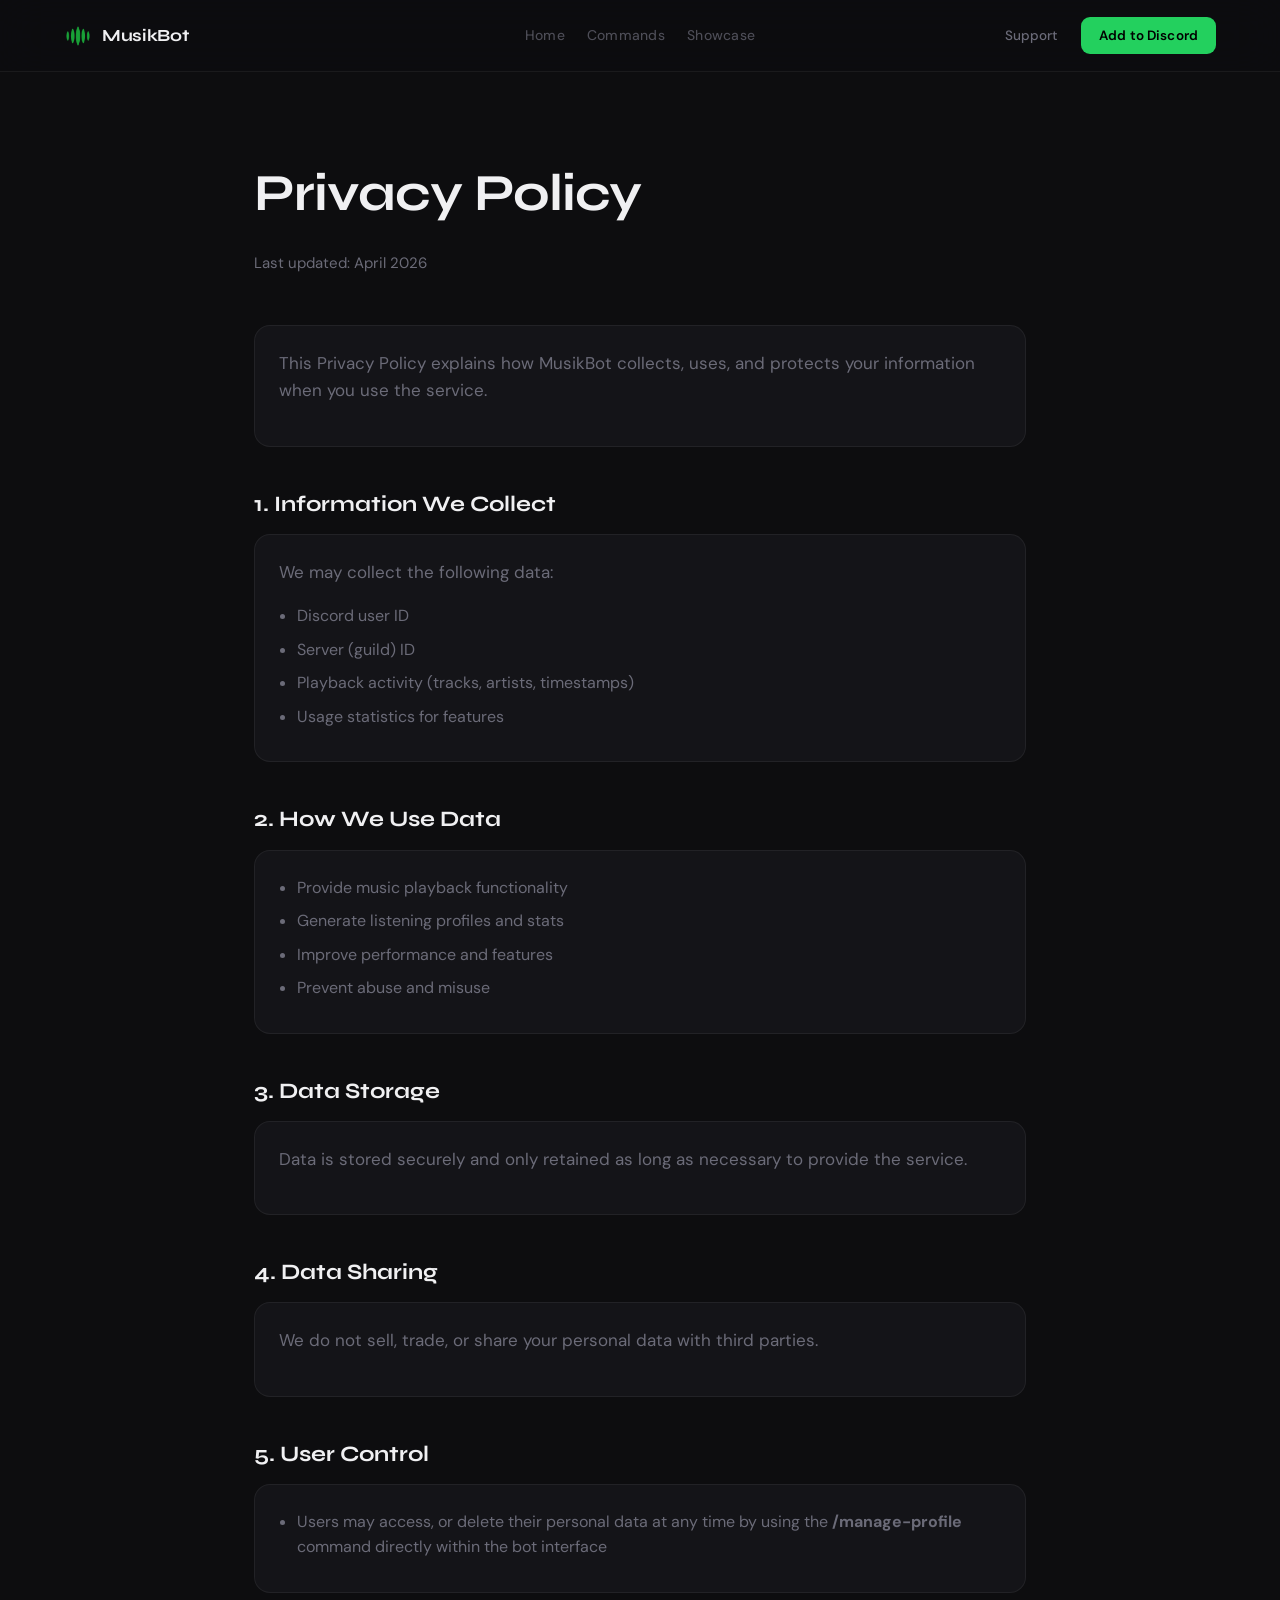
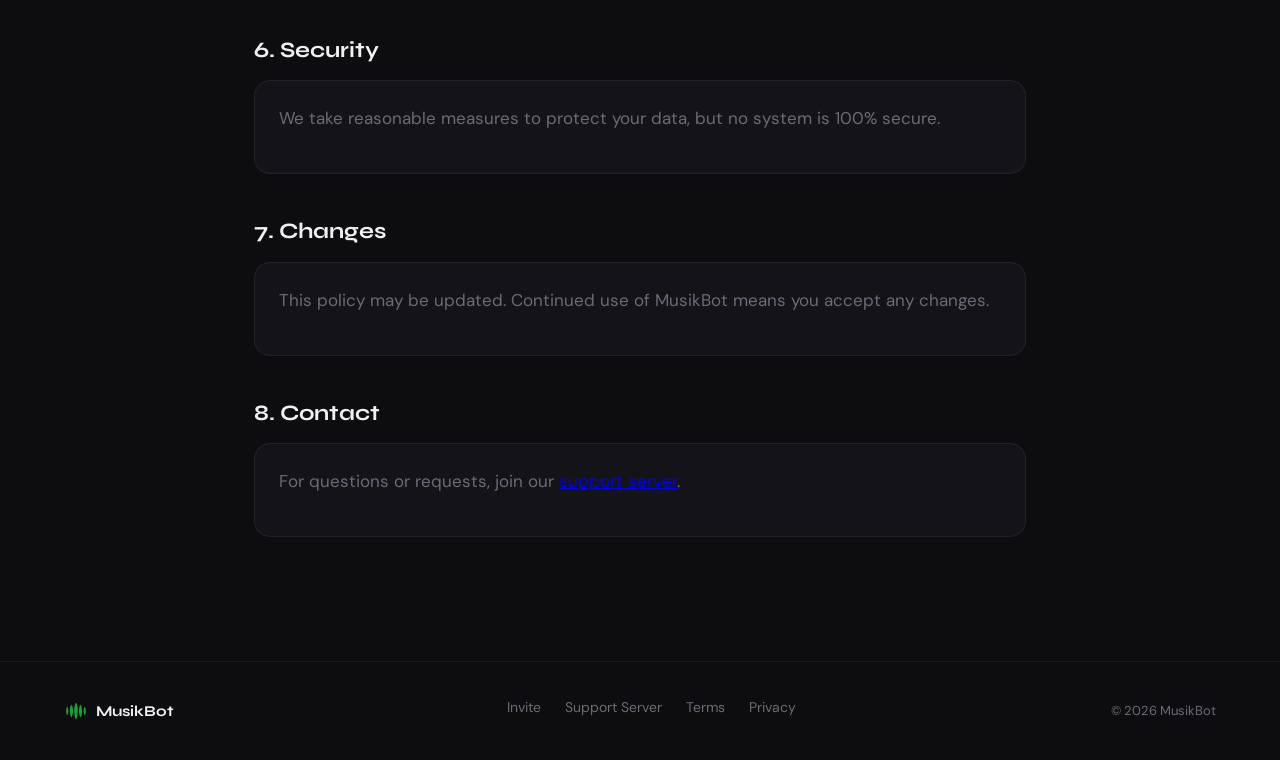
<file: privacy-policy.html>
<!DOCTYPE html>
<html lang="en">
<head>
  <meta charset="UTF-8" />
  <meta name="viewport" content="width=device-width, initial-scale=1.0" />
  <title>Privacy Policy — MusikBot</title>

  <link rel="icon" type="image/png" href="./Media/musikbot.png">
  <link rel="preconnect" href="https://fonts.googleapis.com" />
  <link rel="preconnect" href="https://fonts.gstatic.com" crossorigin />
  <link href="https://fonts.googleapis.com/css2?family=Syne:wght@400;600;700;800&family=DM+Sans:wght@300;400;500&display=swap" rel="stylesheet" />

  <style>
    *, *::before, *::after { box-sizing: border-box; margin: 0; padding: 0; }

    :root {
      --bg: #0d0d0f;
      --surface: #141418;
      --surface2: #1a1a20;
      --border: rgba(255,255,255,0.06);
      --border-hover: rgba(255,255,255,0.12);
      --green: #23d05e;
      --green-dim: rgba(35,208,94,0.10);
      --green-glow: rgba(35,208,94,0.25);
      --text: #f0f0f2;
      --text-muted: #6b6b78;
      --text-mid: #9b9baa;
      --radius: 16px;
      --radius-sm: 10px;
      --nav-height: 72px;
    }

    body {
      background: var(--bg);
      color: var(--text);
      font-family: 'DM Sans', sans-serif;
      font-size: 16px;
      line-height: 1.6;
      overflow-x: hidden;
      -webkit-font-smoothing: antialiased;
    }

    /* ─── NAV ─── */
    nav {
      position: fixed;
      top: 0; left: 0; right: 0;
      z-index: 100;
      height: var(--nav-height);
      display: grid;
      grid-template-columns: 1fr auto 1fr;
      align-items: center;
      padding: 0 clamp(24px, 5vw, 64px);
      background: rgba(13,13,15,0.80);
      backdrop-filter: blur(24px);
      -webkit-backdrop-filter: blur(24px);
      border-bottom: 1px solid var(--border);
    }

    .nav-logo {
      display: flex;
      align-items: center;
      gap: 10px;
      text-decoration: none;
      color: var(--text);
      font-family: 'Syne', sans-serif;
      font-weight: 700;
      font-size: 17px;
      letter-spacing: -0.02em;
      justify-self: start;
    }

    .nav-logo img { width: 28px; height: 28px; }

    /* container */
    .nav-tabs {
      display: flex;
      align-items: center;
      gap: 18px;
      background: transparent;
      border: none;
      padding: 0;
    }

    /* base tab */
    .nav-tab {
      position: relative;
      color: var(--text-muted);
      text-decoration: none;
      font-size: 14px;
      font-weight: 450;
      font-family: 'DM Sans', sans-serif;
      padding: 6px 2px;
      letter-spacing: 0.02em;
      transition: color 0.2s ease, opacity 0.2s ease;
      opacity: 0.7;
    }

    /* hover */
    .nav-tab:hover {
      color: var(--text);
      opacity: 1;
    }

    /* active tab */
    .nav-tab.active {
      color: var(--text);
      opacity: 1;
    }

    .nav-tab::after {
      content: "";
      position: absolute;
      left: 0;
      bottom: -4px;
      width: 0%;
      height: 2px;
      background: var(--text);
      border-radius: 2px;
      transition: width 0.25s ease;
    }

    /* hover underline */
    .nav-tab:hover::after {
      width: 100%;
    }

    /* active underline */
    .nav-tab.active::after {
      width: 100%;
    }

    /* right side actions */
    .nav-actions {
      display: flex;
      align-items: center;
      gap: 10px;
      justify-self: end;
    }

    .nav-support {
      color: var(--text-muted);
      text-decoration: none;
      font-size: 13.5px;
      font-weight: 500;
      padding: 7px 14px;
      border-radius: 8px;
      transition: color 0.18s, background 0.18s;
    }

    .nav-support:hover { color: var(--text); background: var(--surface); }

    .nav-cta {
      display: inline-flex;
      align-items: center;
      gap: 7px;
      background: var(--green);
      color: #000;
      font-family: 'DM Sans', sans-serif;
      font-weight: 600;
      font-size: 13.5px;
      padding: 8px 18px;
      border-radius: 9px;
      text-decoration: none;
      transition: opacity 0.2s, transform 0.2s, box-shadow 0.2s;
      letter-spacing: 0.01em;
    }

    .nav-cta:hover {
      opacity: 0.9;
      transform: translateY(-1px);
      box-shadow: 0 4px 20px var(--green-glow);
    }

    .menu-toggle {
      display: none;
      flex-direction: column;
      gap: 6px;
      background: none;
      border: none;
      border-radius: 8px;
      cursor: pointer;
      padding: 10px;
      z-index: 1001;
    }

    .menu-toggle span {
      display: block;
      width: 24px;
      height: 2px;
      background: var(--text-muted, #000);
      transition: all 0.3s ease-in-out;
      transform-origin: center;
    }

    .menu-toggle.active span:nth-child(2) {
      opacity: 0;
      transform: translateX(-10px);
    }

    .menu-toggle.active span:nth-child(1) {
      transform: translateY(8px) rotate(45deg);
    }

    .menu-toggle.active span:nth-child(3) {
      transform: translateY(-8px) rotate(-45deg);
    }

    .menu-toggle:hover { 
      background: var(--surface); 
    }

    .menu-toggle:hover span { 
      background: var(--text); 
    }

    /* LAYOUT */
    .container {
      max-width: 820px;
      margin: 0 auto;
      padding: calc(var(--nav-height) + 80px) 24px 100px;
    }

    h1 {
      font-family: 'Syne', sans-serif;
      font-size: 52px;
      margin-bottom: 16px;
      letter-spacing: -0.02em;
    }

    .subtitle {
      color: var(--text-muted);
      margin-bottom: 50px;
      font-size: 15px;
    }

    h2 {
      font-family: 'Syne', sans-serif;
      font-size: 22px;
      margin-top: 40px;
      margin-bottom: 12px;
    }

    p {
      color: var(--text-muted);
      margin-bottom: 17px;
      font-size: 17px;
    }

    .card {
      background: var(--surface);
      border: 1px solid var(--border);
      border-radius: var(--radius);
      padding: 24px;
      margin-bottom: 24px;
    }

    ul {
      padding-left: 18px;
      color: var(--text-muted);
    }

    li {
      margin-bottom: 8px;
    }

    /* ─── FOOTER ─── */
    footer {
      border-top: 1px solid var(--border);
      padding: 32px clamp(24px, 5vw, 64px);
      display: flex;
      align-items: center;
      justify-content: space-between;
      gap: 16px;
      flex-wrap: wrap;
    }

    .footer-logo {
      display: flex;
      align-items: center;
      gap: 8px;
      font-family: 'Syne', sans-serif;
      font-weight: 700;
      font-size: 15px;
      color: var(--text);
      text-decoration: none;
    }

    .footer-logo img { width: 24px; height: 24px; }

    .footer-links {
      display: flex;
      gap: 24px;
      list-style: none;
    }

    .footer-links a {
      color: var(--text-muted);
      text-decoration: none;
      font-size: 14px;
      transition: color 0.2s;
    }

    .footer-links a:hover { color: var(--text); }

    .footer-copy {
      font-size: 13px;
      color: var(--text-muted);
    }

        /* ─── RESPONSIVE ─── */
    @media (max-width: 900px) {
      .nav-support { display: none;}
    }

    @media (max-width: 700px) {
      .feature-row {
        grid-template-columns: 1fr;
        gap: 40px;
        padding: 60px 0;
      }
      .feature-row.reverse { direction: ltr; }
      
      .feature-visual {
        max-width: 400px;
        margin: 0 auto;
        width: 100%;
      }
    }

    @media (max-width: 640px) {
      nav { grid-template-columns: 1fr auto; }
      .menu-toggle { display: flex; }
      .nav-actions .nav-cta { display: none; }

      .nav-menu {
        position: absolute;
        top: calc(var(--nav-height) - 10px);
        right: clamp(24px, 5vw, 64px);
        left: auto;
        width: 200px;
        height: auto;
        background: var(--surface2);
        border: 1px solid var(--border);
        border-radius: var(--radius-sm);
        display: block;
        overflow: hidden;
        max-height: 0;
        opacity: 0;
        transform: translateY(-10px);
        transition: all 0.3s cubic-bezier(0.4, 0, 0.2, 1);
        z-index: 99;
        box-shadow: 0 20px 40px rgba(0,0,0,0.4);
      }

      .nav-menu.active {
        max-height: 250px;
        opacity: 1;
        transform: translateY(0);
      }

      .nav-tabs {
        flex-direction: column;
        gap: 0;
        align-items: stretch;
        padding: 8px 0;
      }

      .nav-tab {
        font-size: 14px;
        font-weight: 500;
        padding: 12px 20px;
        width: 100%;
        border-bottom: none;
        opacity: 1;
        color: var(--text-mid);
        transition: background 0.2s;
      }

      .nav-tab:hover {
        background: var(--surface);
        color: var(--text);
      }

      .nav-tab::after { display: none; }
      
      .nav-tab.active {
        color: var(--green);
        background: var(--green-dim);
      }
    }

    @media (max-width: 460px) {
      nav { grid-template-columns: 1fr auto; }
      .nav-actions .nav-cta { display: none;}
    }

  </style>
</head>
<body>

  <nav>
    <a href="/" class="nav-logo">
      <img src="./Media/musikbot.png" alt="MusikBot" />
      MusikBot
    </a>

    <div class="nav-menu" id="navMenu">
      <div class="nav-tabs">
        <a href="/" class="nav-tab">Home</a>
        <a href="/commands" class="nav-tab">Commands</a>
        <a href="/showcase" class="nav-tab">Showcase</a>
      </div>
    </div>

    <div class="nav-actions">
      <a href="https://discord.gg/jgJybrnB6D" class="nav-support">Support</a>
      
      <button class="menu-toggle" id="menuToggle" aria-label="Toggle Menu">
        <span></span>
        <span></span>
        <span></span>
      </button>

      <a href="https://discord.com/oauth2/authorize?client_id=848101659665891329&scope=bot&permissions=414468009280" class="nav-cta">
        Add to Discord
      </a>
    </div>
  </nav>

  <!-- CONTENT -->
  <div class="container">
    <h1>Privacy Policy</h1>
    <p class="subtitle">Last updated: April 2026</p>

    <div class="card">
      <p>
        This Privacy Policy explains how MusikBot collects, uses, and protects your information when you use the service.
      </p>
    </div>

    <h2>1. Information We Collect</h2>
    <div class="card">
      <p>We may collect the following data:</p>
      <ul>
        <li>Discord user ID</li>
        <li>Server (guild) ID</li>
        <li>Playback activity (tracks, artists, timestamps)</li>
        <li>Usage statistics for features</li>
      </ul>
    </div>

    <h2>2. How We Use Data</h2>
    <div class="card">
      <ul>
        <li>Provide music playback functionality</li>
        <li>Generate listening profiles and stats</li>
        <li>Improve performance and features</li>
        <li>Prevent abuse and misuse</li>
      </ul>
    </div>

    <h2>3. Data Storage</h2>
    <div class="card">
      <p>
        Data is stored securely and only retained as long as necessary to provide the service.
      </p>
    </div>

    <h2>4. Data Sharing</h2>
    <div class="card">
      <p>
        We do not sell, trade, or share your personal data with third parties.
      </p>
    </div>

    <h2>5. User Control</h2>
    <div class="card">
      <ul>
        <li>Users may access, or delete their personal data at any time by using the <b>/manage-profile</b> command directly within the bot interface</li>
      </ul>
    </div>

    <h2>6. Security</h2>
    <div class="card">
      <p>
        We take reasonable measures to protect your data, but no system is 100% secure.
      </p>
    </div>

    <h2>7. Changes</h2>
    <div class="card">
      <p>
        This policy may be updated. Continued use of MusikBot means you accept any changes.
      </p>
    </div>

    <h2>8. Contact</h2>
    <div class="card">
      <p>
        For questions or requests, join our <a href="https://discord.gg/jgJybrnB6D">support server</a>.
      </p>
    </div>
  </div>

  <!-- FOOTER -->
  <footer>
    <a href="#" class="footer-logo">
      <img src="./Media/musikbot.png" alt="MusikBot" />
      MusikBot
    </a>
    <ul class="footer-links">
      <li><a href="https://discord.com/oauth2/authorize?client_id=848101659665891329&scope=bot&permissions=414468009280">Invite</a></li>
      <li><a href="https://discord.gg/jgJybrnB6D">Support Server</a></li>
      <li><a href="/terms-of-service">Terms</a></li>
      <li><a href="/privacy-policy">Privacy</a></li>
    </ul>
    <span class="footer-copy">© 2026 MusikBot</span>
  </footer>
  <script>

    const menuToggle = document.getElementById('menuToggle');
    const navMenu = document.getElementById('navMenu');
    const navLinks = document.querySelectorAll('.nav-tab');

    menuToggle.addEventListener('click', (e) => {
      e.stopPropagation();
      menuToggle.classList.toggle('active');
      navMenu.classList.toggle('active');
    });

    navLinks.forEach(link => {
      link.addEventListener('click', () => {
        closeMenu();
      });
    });

    document.addEventListener('click', (e) => {
      const isClickInsideMenu = navMenu.contains(e.target);
      const isClickOnToggle = menuToggle.contains(e.target);

      if (!isClickInsideMenu && !isClickOnToggle && navMenu.classList.contains('active')) {
        closeMenu();
      }
    });

    function closeMenu() {
      menuToggle.classList.remove('active');
      navMenu.classList.remove('active');
    }

  </script>
</body>
</html>
</file>
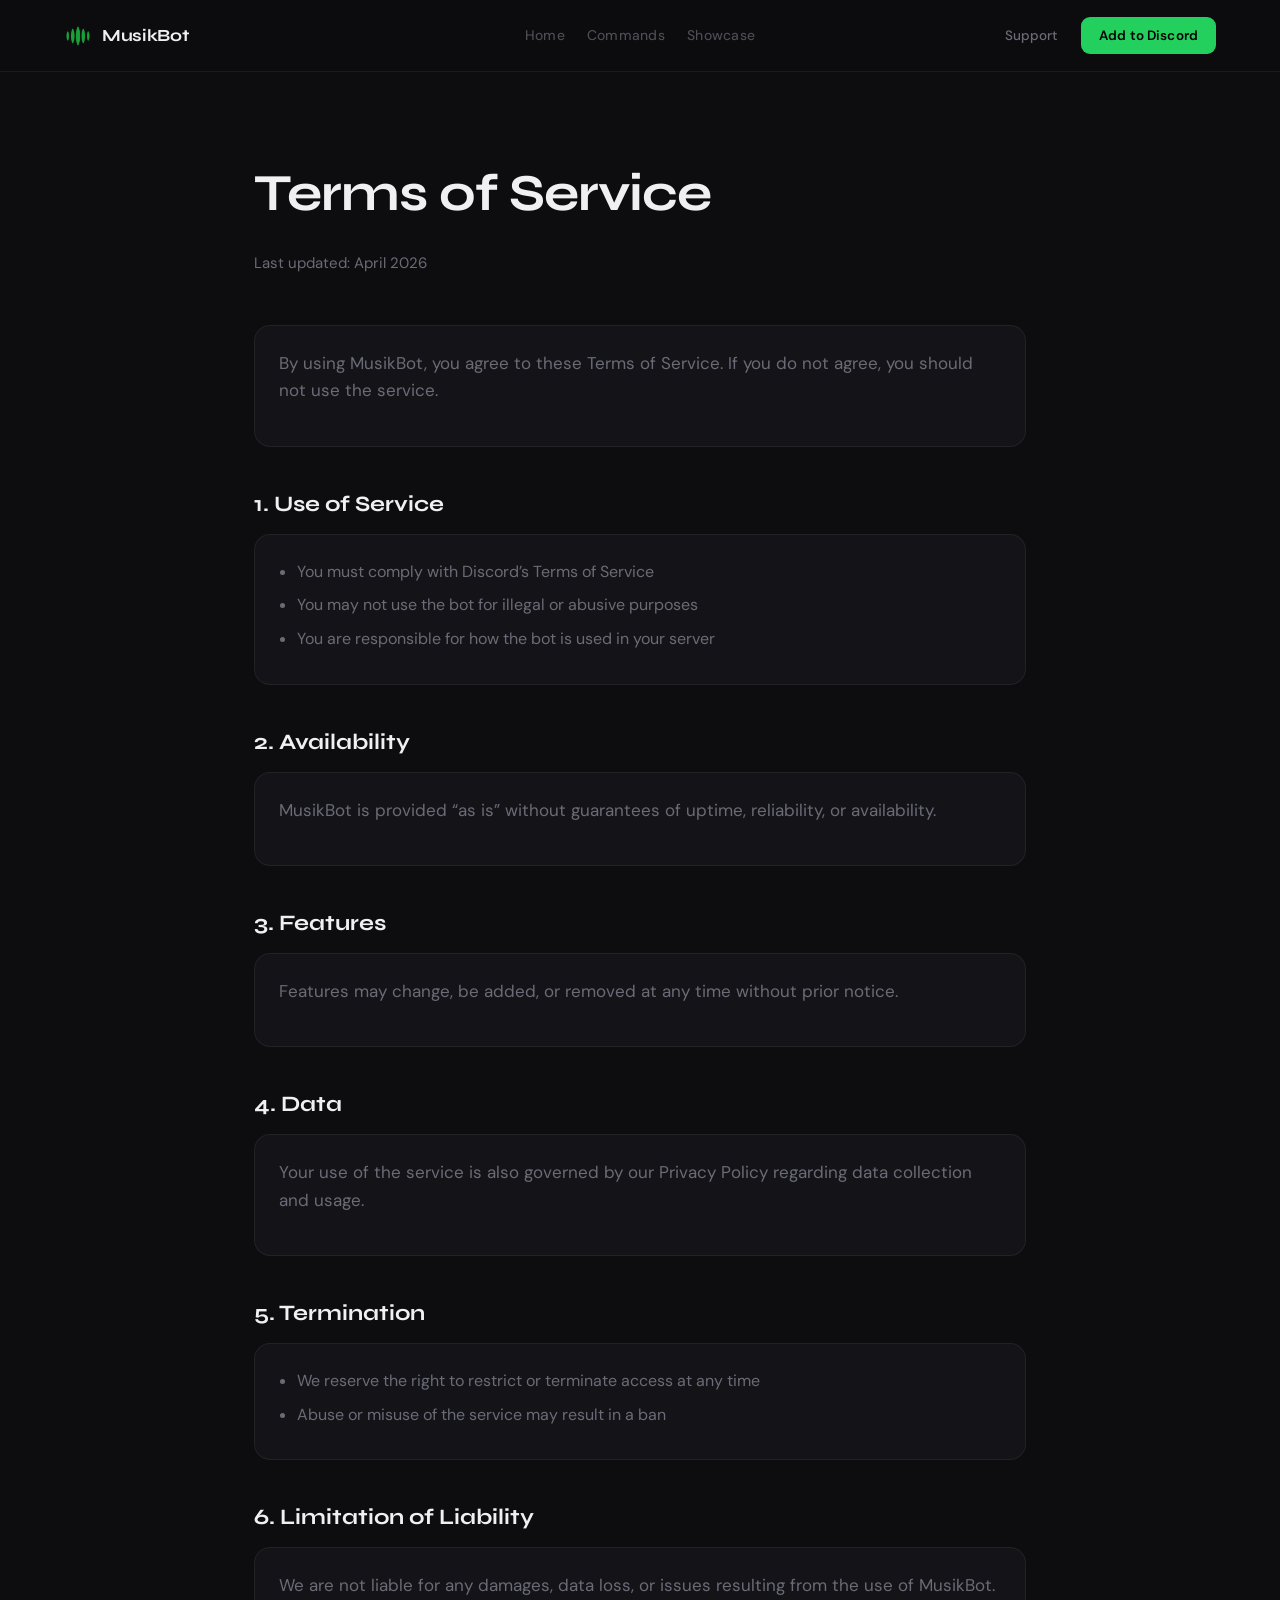
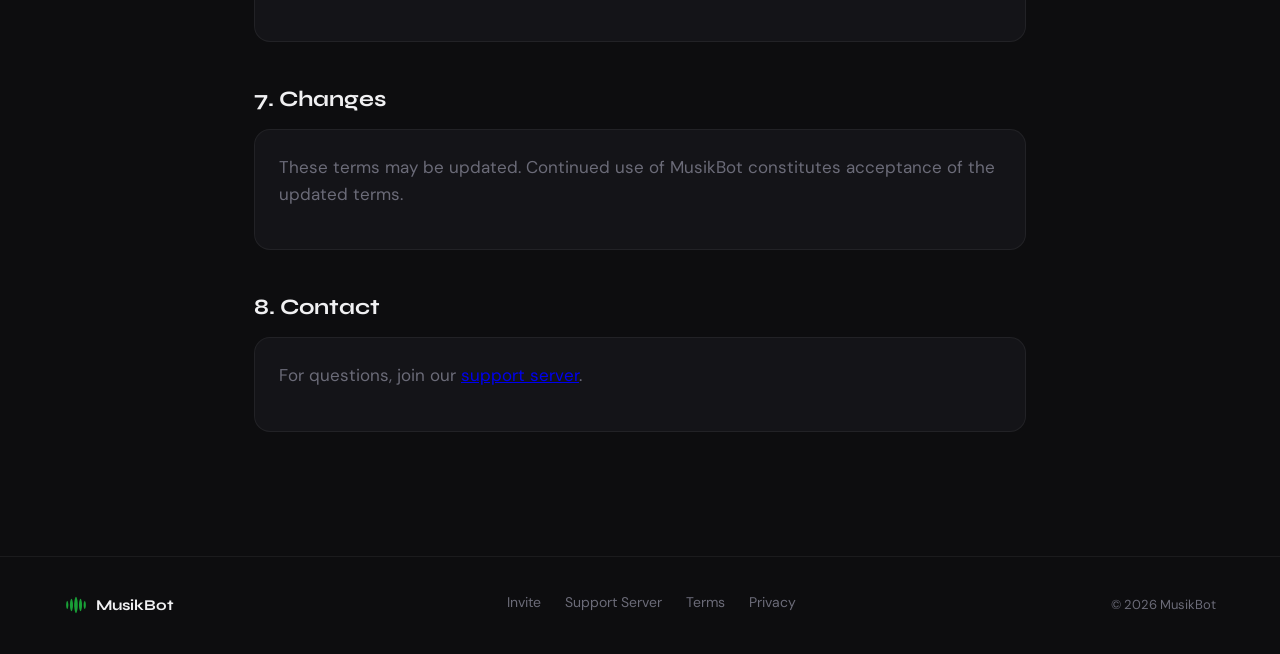
<file: terms-of-service.html>
<!DOCTYPE html>
<html lang="en">
<head>
  <meta charset="UTF-8" />
  <meta name="viewport" content="width=device-width, initial-scale=1.0" />
  <title>Terms of Service — MusikBot</title>

  <link rel="icon" type="image/png" href="./Media/musikbot.png">
  <link rel="preconnect" href="https://fonts.googleapis.com" />
  <link rel="preconnect" href="https://fonts.gstatic.com" crossorigin />
  <link href="https://fonts.googleapis.com/css2?family=Syne:wght@400;600;700;800&family=DM+Sans:wght@300;400;500&display=swap" rel="stylesheet" />

  <style>
    *, *::before, *::after { box-sizing: border-box; margin: 0; padding: 0; }

    :root {
      --bg: #0d0d0f;
      --surface: #141418;
      --surface2: #1a1a20;
      --border: rgba(255,255,255,0.06);
      --border-hover: rgba(255,255,255,0.12);
      --green: #23d05e;
      --green-dim: rgba(35,208,94,0.10);
      --green-glow: rgba(35,208,94,0.25);
      --text: #f0f0f2;
      --text-muted: #6b6b78;
      --text-mid: #9b9baa;
      --radius: 16px;
      --radius-sm: 10px;
      --nav-height: 72px;
    }

    body {
      background: var(--bg);
      color: var(--text);
      font-family: 'DM Sans', sans-serif;
      font-size: 16px;
      line-height: 1.6;
      overflow-x: hidden;
      -webkit-font-smoothing: antialiased;
    }

    /* ─── NAV ─── */
    nav {
      position: fixed;
      top: 0; left: 0; right: 0;
      z-index: 100;
      height: var(--nav-height);
      display: grid;
      grid-template-columns: 1fr auto 1fr;
      align-items: center;
      padding: 0 clamp(24px, 5vw, 64px);
      background: rgba(13,13,15,0.80);
      backdrop-filter: blur(24px);
      -webkit-backdrop-filter: blur(24px);
      border-bottom: 1px solid var(--border);
    }

    .nav-logo {
      display: flex;
      align-items: center;
      gap: 10px;
      text-decoration: none;
      color: var(--text);
      font-family: 'Syne', sans-serif;
      font-weight: 700;
      font-size: 17px;
      letter-spacing: -0.02em;
      justify-self: start;
    }

    .nav-logo img { width: 28px; height: 28px; }

    /* container */
    .nav-tabs {
      display: flex;
      align-items: center;
      gap: 18px;
      background: transparent;
      border: none;
      padding: 0;
    }

    /* base tab */
    .nav-tab {
      position: relative;
      color: var(--text-muted);
      text-decoration: none;
      font-size: 14px;
      font-weight: 450;
      font-family: 'DM Sans', sans-serif;
      padding: 6px 2px;
      letter-spacing: 0.02em;
      transition: color 0.2s ease, opacity 0.2s ease;
      opacity: 0.7;
    }

    /* hover */
    .nav-tab:hover {
      color: var(--text);
      opacity: 1;
    }

    /* active tab */
    .nav-tab.active {
      color: var(--text);
      opacity: 1;
    }

    .nav-tab::after {
      content: "";
      position: absolute;
      left: 0;
      bottom: -4px;
      width: 0%;
      height: 2px;
      background: var(--text);
      border-radius: 2px;
      transition: width 0.25s ease;
    }

    /* hover underline */
    .nav-tab:hover::after {
      width: 100%;
    }

    /* active underline */
    .nav-tab.active::after {
      width: 100%;
    }

    /* right side actions */
    .nav-actions {
      display: flex;
      align-items: center;
      gap: 10px;
      justify-self: end;
    }

    .nav-support {
      color: var(--text-muted);
      text-decoration: none;
      font-size: 13.5px;
      font-weight: 500;
      padding: 7px 14px;
      border-radius: 8px;
      transition: color 0.18s, background 0.18s;
    }

    .nav-support:hover { color: var(--text); background: var(--surface); }

    .nav-cta {
      display: inline-flex;
      align-items: center;
      gap: 7px;
      background: var(--green);
      color: #000;
      font-family: 'DM Sans', sans-serif;
      font-weight: 600;
      font-size: 13.5px;
      padding: 8px 18px;
      border-radius: 9px;
      text-decoration: none;
      transition: opacity 0.2s, transform 0.2s, box-shadow 0.2s;
      letter-spacing: 0.01em;
    }

    .nav-cta:hover {
      opacity: 0.9;
      transform: translateY(-1px);
      box-shadow: 0 4px 20px var(--green-glow);
    }

    .menu-toggle {
      display: none;
      flex-direction: column;
      gap: 6px;
      background: none;
      border: none;
      border-radius: 8px;
      cursor: pointer;
      padding: 10px;
      z-index: 1001;
    }

    .menu-toggle span {
      display: block;
      width: 24px;
      height: 2px;
      background: var(--text-muted, #000);
      transition: all 0.3s ease-in-out;
      transform-origin: center;
    }

    .menu-toggle.active span:nth-child(2) {
      opacity: 0;
      transform: translateX(-10px);
    }

    .menu-toggle.active span:nth-child(1) {
      transform: translateY(8px) rotate(45deg);
    }

    .menu-toggle.active span:nth-child(3) {
      transform: translateY(-8px) rotate(-45deg);
    }

    .menu-toggle:hover { 
      background: var(--surface); 
    }

    .menu-toggle:hover span { 
      background: var(--text); 
    }
    
    /* LAYOUT */
    .container {
      max-width: 820px;
      margin: 0 auto;
      padding: calc(var(--nav-height) + 80px) 24px 100px;
    }

    h1 {
      font-family: 'Syne', sans-serif;
      font-size: 52px;
      margin-bottom: 16px;
      letter-spacing: -0.02em;
    }

    .subtitle {
      color: var(--text-muted);
      margin-bottom: 50px;
      font-size: 15px;
    }

    h2 {
      font-family: 'Syne', sans-serif;
      font-size: 22px;
      margin-top: 40px;
      margin-bottom: 12px;
    }

    p {
      color: var(--text-muted);
      margin-bottom: 17px;
      font-size: 17px;
    }

    .card {
      background: var(--surface);
      border: 1px solid var(--border);
      border-radius: var(--radius);
      padding: 24px;
      margin-bottom: 24px;
    }

    ul {
      padding-left: 18px;
      color: var(--text-muted);
    }

    li {
      margin-bottom: 8px;
    }

    footer {
      border-top: 1px solid var(--border);
      padding: 32px clamp(24px, 5vw, 64px);
      display: flex;
      align-items: center;
      justify-content: space-between;
      gap: 16px;
      flex-wrap: wrap;
    }

    .footer-logo {
      display: flex;
      align-items: center;
      gap: 8px;
      font-family: 'Syne', sans-serif;
      font-weight: 700;
      font-size: 15px;
      color: var(--text);
      text-decoration: none;
    }

    .footer-logo img { width: 24px; height: 24px; }

    .footer-links {
      display: flex;
      gap: 24px;
      list-style: none;
    }

    .footer-links a {
      color: var(--text-muted);
      text-decoration: none;
      font-size: 14px;
      transition: color 0.2s;
    }

    .footer-links a:hover { color: var(--text); }

    .footer-copy {
      font-size: 13px;
      color: var(--text-muted);
    }

        /* ─── RESPONSIVE ─── */
    @media (max-width: 900px) {
      .nav-support { display: none;}
    }

    @media (max-width: 700px) {
      .feature-row {
        grid-template-columns: 1fr;
        gap: 40px;
        padding: 60px 0;
      }
      .feature-row.reverse { direction: ltr; }
      
      .feature-visual {
        max-width: 400px;
        margin: 0 auto;
        width: 100%;
      }
    }

    @media (max-width: 640px) {
      nav { grid-template-columns: 1fr auto; }
      .menu-toggle { display: flex; }
      .nav-actions .nav-cta { display: none; }

      .nav-menu {
        position: absolute;
        top: calc(var(--nav-height) - 10px);
        right: clamp(24px, 5vw, 64px);
        left: auto;
        width: 200px;
        height: auto;
        background: var(--surface2);
        border: 1px solid var(--border);
        border-radius: var(--radius-sm);
        display: block;
        overflow: hidden;
        max-height: 0;
        opacity: 0;
        transform: translateY(-10px);
        transition: all 0.3s cubic-bezier(0.4, 0, 0.2, 1);
        z-index: 99;
        box-shadow: 0 20px 40px rgba(0,0,0,0.4);
      }

      .nav-menu.active {
        max-height: 250px;
        opacity: 1;
        transform: translateY(0);
      }

      .nav-tabs {
        flex-direction: column;
        gap: 0;
        align-items: stretch;
        padding: 8px 0;
      }

      .nav-tab {
        font-size: 14px;
        font-weight: 500;
        padding: 12px 20px;
        width: 100%;
        border-bottom: none;
        opacity: 1;
        color: var(--text-mid);
        transition: background 0.2s;
      }

      .nav-tab:hover {
        background: var(--surface);
        color: var(--text);
      }

      .nav-tab::after { display: none; }
      
      .nav-tab.active {
        color: var(--green);
        background: var(--green-dim);
      }
    }

    @media (max-width: 460px) {
      nav { grid-template-columns: 1fr auto; }
      .nav-actions .nav-cta { display: none;}
    }

  </style>
</head>
<body>

  <nav>
    <a href="/" class="nav-logo">
      <img src="./Media/musikbot.png" alt="MusikBot" />
      MusikBot
    </a>

    <div class="nav-menu" id="navMenu">
      <div class="nav-tabs">
        <a href="/" class="nav-tab">Home</a>
        <a href="/commands" class="nav-tab">Commands</a>
        <a href="/showcase" class="nav-tab">Showcase</a>
      </div>
    </div>

    <div class="nav-actions">
      <a href="https://discord.gg/jgJybrnB6D" class="nav-support">Support</a>
      
      <button class="menu-toggle" id="menuToggle" aria-label="Toggle Menu">
        <span></span>
        <span></span>
        <span></span>
      </button>

      <a href="https://discord.com/oauth2/authorize?client_id=848101659665891329&scope=bot&permissions=414468009280" class="nav-cta">
        Add to Discord
      </a>
    </div>
  </nav>

  <div class="container">
    <h1>Terms of Service</h1>
    <p class="subtitle">Last updated: April 2026</p>

    <div class="card">
      <p>
        By using MusikBot, you agree to these Terms of Service. If you do not agree, you should not use the service.
      </p>
    </div>

    <h2>1. Use of Service</h2>
    <div class="card">
      <ul>
        <li>You must comply with Discord’s Terms of Service</li>
        <li>You may not use the bot for illegal or abusive purposes</li>
        <li>You are responsible for how the bot is used in your server</li>
      </ul>
    </div>

    <h2>2. Availability</h2>
    <div class="card">
      <p>
        MusikBot is provided “as is” without guarantees of uptime, reliability, or availability.
      </p>
    </div>

    <h2>3. Features</h2>
    <div class="card">
      <p>
        Features may change, be added, or removed at any time without prior notice.
      </p>
    </div>

    <h2>4. Data</h2>
    <div class="card">
      <p>
        Your use of the service is also governed by our Privacy Policy regarding data collection and usage.
      </p>
    </div>

    <h2>5. Termination</h2>
    <div class="card">
      <ul>
        <li>We reserve the right to restrict or terminate access at any time</li>
        <li>Abuse or misuse of the service may result in a ban</li>
      </ul>
    </div>

    <h2>6. Limitation of Liability</h2>
    <div class="card">
      <p>
        We are not liable for any damages, data loss, or issues resulting from the use of MusikBot.
      </p>
    </div>

    <h2>7. Changes</h2>
    <div class="card">
      <p>
        These terms may be updated. Continued use of MusikBot constitutes acceptance of the updated terms.
      </p>
    </div>

    <h2>8. Contact</h2>
    <div class="card">
      <p>
        For questions, join our <a href="https://discord.gg/jgJybrnB6D">support server</a>.
      </p>
    </div>
  </div>

  <footer>
    <a href="#" class="footer-logo">
      <img src="./Media/musikbot.png" alt="MusikBot" />
      MusikBot
    </a>
    <ul class="footer-links">
      <li><a href="https://discord.com/oauth2/authorize?client_id=848101659665891329&scope=bot&permissions=414468009280">Invite</a></li>
      <li><a href="https://discord.gg/jgJybrnB6D">Support Server</a></li>
      <li><a href="/terms-of-service">Terms</a></li>
      <li><a href="/privacy-policy">Privacy</a></li>
    </ul>
    <span class="footer-copy">© 2026 MusikBot</span>
  </footer>
  <script>

    const menuToggle = document.getElementById('menuToggle');
    const navMenu = document.getElementById('navMenu');
    const navLinks = document.querySelectorAll('.nav-tab');

    menuToggle.addEventListener('click', (e) => {
      e.stopPropagation();
      menuToggle.classList.toggle('active');
      navMenu.classList.toggle('active');
    });

    navLinks.forEach(link => {
      link.addEventListener('click', () => {
        closeMenu();
      });
    });

    document.addEventListener('click', (e) => {
      const isClickInsideMenu = navMenu.contains(e.target);
      const isClickOnToggle = menuToggle.contains(e.target);

      if (!isClickInsideMenu && !isClickOnToggle && navMenu.classList.contains('active')) {
        closeMenu();
      }
    });

    function closeMenu() {
      menuToggle.classList.remove('active');
      navMenu.classList.remove('active');
    }
    
  </script>
</body>
</html>
</file>
